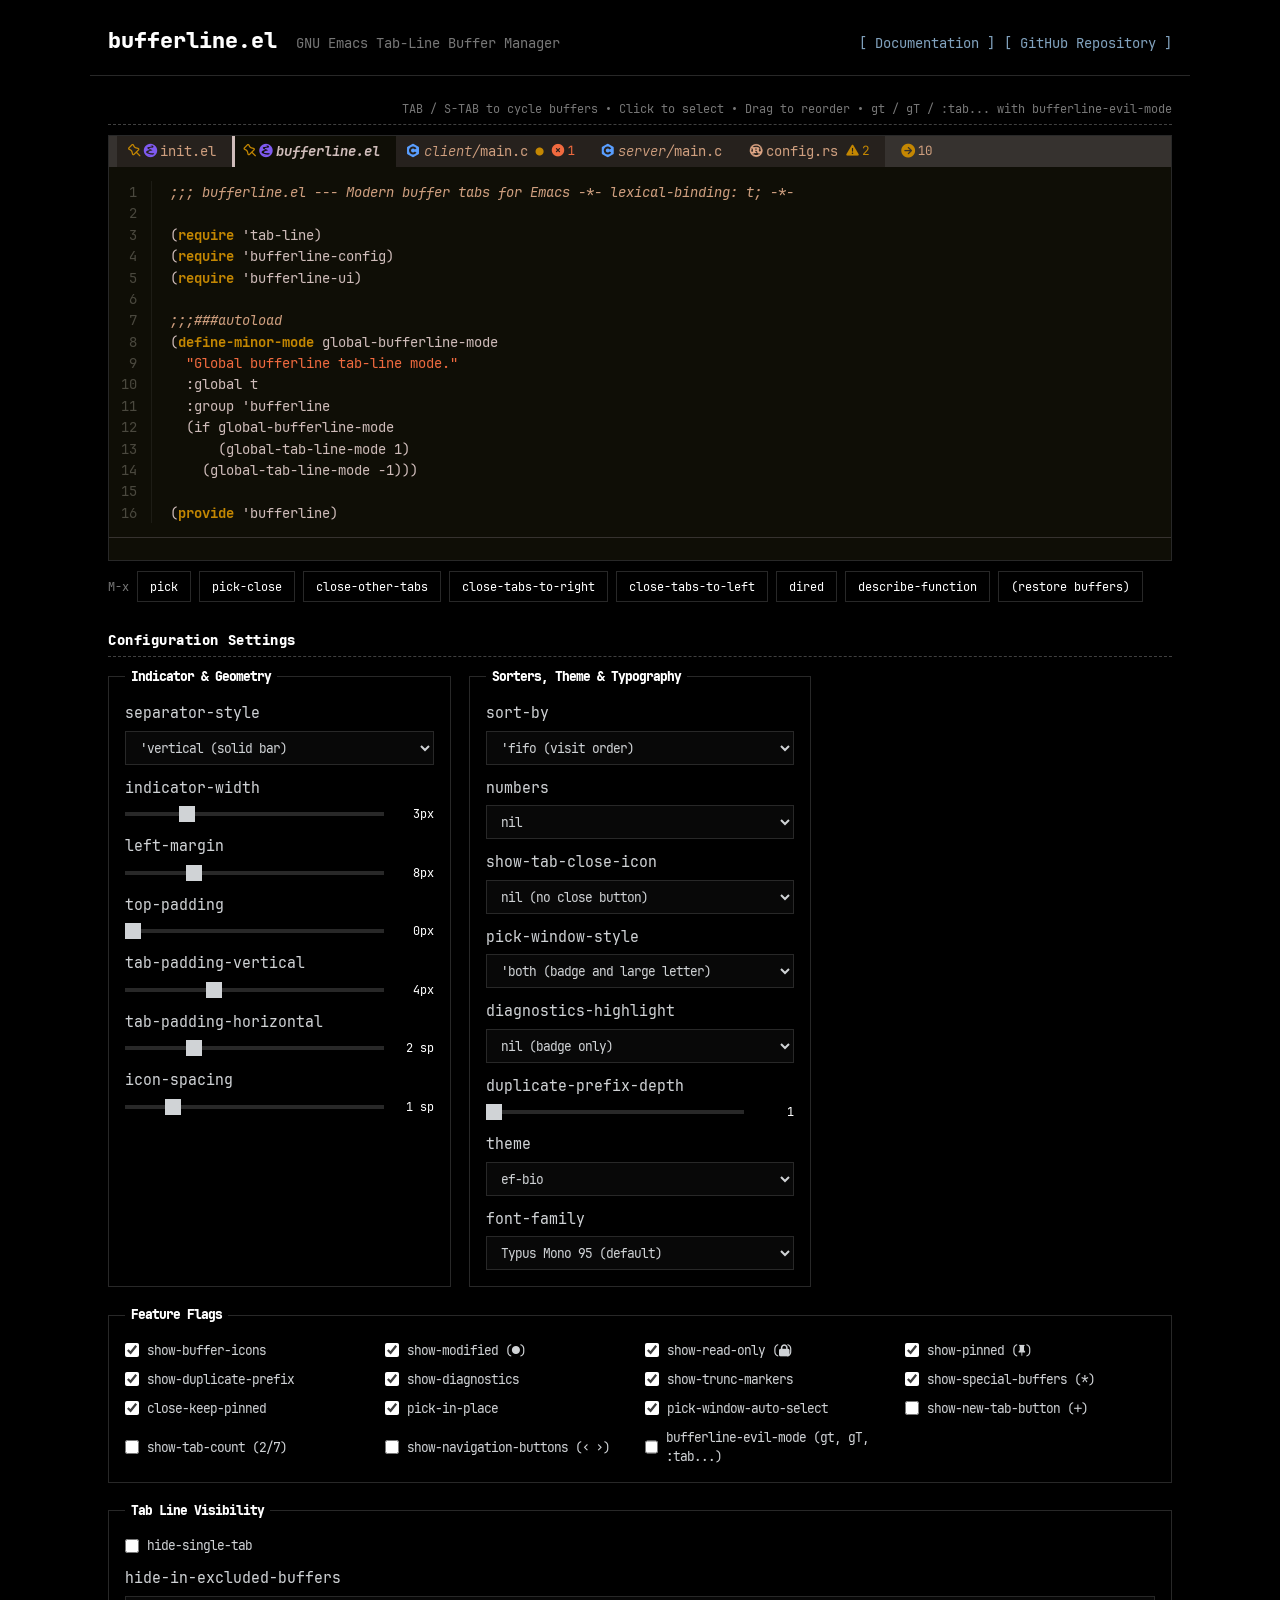
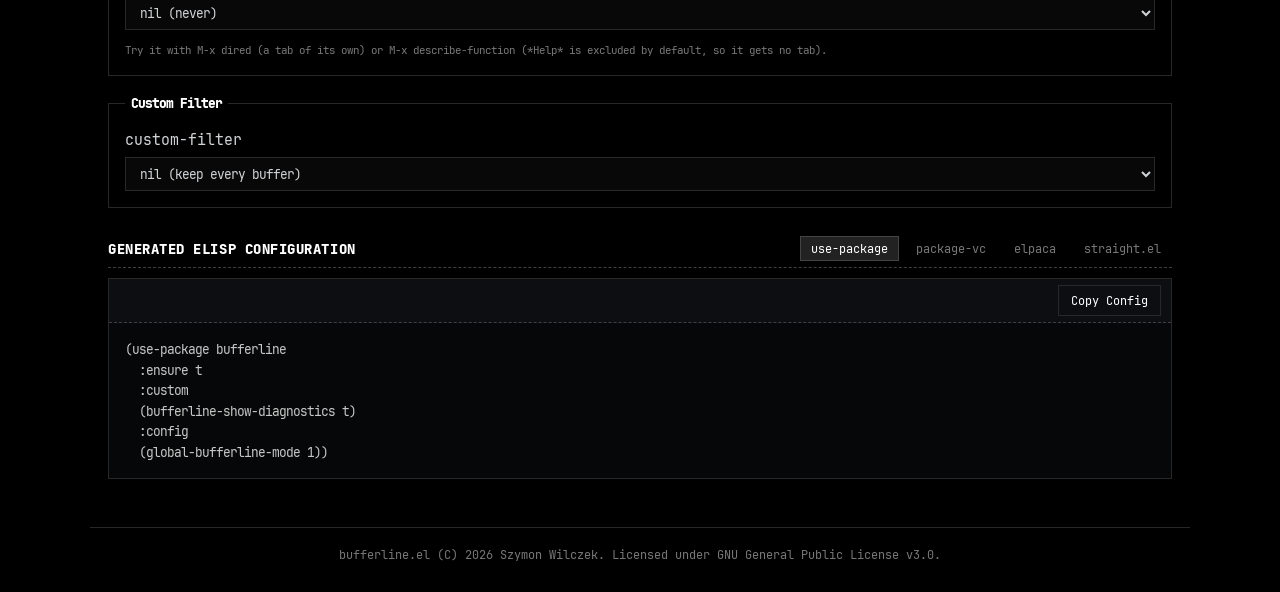
<file: web/index.html>
<!doctype html>
<html lang="en">
  <head>
    <meta charset="UTF-8" />
    <meta name="viewport" content="width=device-width, initial-scale=1.0" />
    <title>bufferline.el</title>
    <link rel="preconnect" href="https://fonts.googleapis.com" />
    <link rel="preconnect" href="https://fonts.gstatic.com" crossorigin />
    <link
      href="https://fonts.googleapis.com/css2?family=Cascadia+Code:wght@400;600;700&family=Fira+Code:wght@400;600;700&family=Hack:wght@400;700&family=Iosevka:wght@400;600;700&family=JetBrains+Mono:ital,wght@0,400;0,500;0,700;1,400&family=Source+Code+Pro:ital,wght@0,400;0,600;0,700;1,400&display=swap"
      rel="stylesheet"
    />

    <link rel="stylesheet" href="styles.css" />
  </head>
  <body>
    <header class="header">
      <div class="header-inner">
        <div class="title-block">
          <h1 class="site-title">bufferline.el</h1>
          <span class="site-tag">GNU Emacs Tab-Line Buffer Manager</span>
        </div>
        <div class="header-links">
          <a href="docs.html" class="raw-link">[ Documentation ]</a>
          <a
            href="https://github.com/szymonwilczek/bufferline.el"
            target="_blank"
            rel="noopener noreferrer"
            class="raw-link"
            >[ GitHub Repository ]</a
          >
        </div>
      </div>
    </header>

    <main class="content">
      <section class="section">
        <div class="section-header">
          <span class="section-title"></span>
          <span class="section-hint"
            >TAB / S-TAB to cycle buffers &bull; Click to select &bull; Drag to
            reorder &bull; gt / gT / :tab... with bufferline-evil-mode</span
          >
        </div>

        <div class="emacs-window" id="emacsFrame" tabindex="0">
          <div class="bufferline-container" id="bufferlineContainer">
            <div class="bufferline-bar" id="bufferlineBar"></div>
          </div>

          <div class="emacs-body">
            <div class="gutter" id="editorGutter"></div>
            <div class="buffer-text" id="editorContent"></div>
          </div>

          <div class="emacs-minibuffer" id="emacsMinibuffer"></div>
        </div>

        <div class="command-strip" id="commandStrip">
          <span class="command-prefix">M-x</span>
          <button type="button" class="raw-btn command-btn" data-command="pick">
            pick
          </button>
          <button
            type="button"
            class="raw-btn command-btn"
            data-command="pick-close"
          >
            pick-close
          </button>
          <button
            type="button"
            class="raw-btn command-btn"
            data-command="close-other-tabs"
          >
            close-other-tabs
          </button>
          <button
            type="button"
            class="raw-btn command-btn"
            data-command="close-tabs-to-right"
          >
            close-tabs-to-right
          </button>
          <button
            type="button"
            class="raw-btn command-btn"
            data-command="close-tabs-to-left"
          >
            close-tabs-to-left
          </button>
          <button
            type="button"
            class="raw-btn command-btn"
            data-command="dired"
          >
            dired
          </button>
          <button
            type="button"
            class="raw-btn command-btn"
            data-command="describe-function"
          >
            describe-function
          </button>
          <button
            type="button"
            class="raw-btn command-btn"
            data-command="restore"
          >
            (restore buffers)
          </button>
        </div>
      </section>

      <section class="section">
        <div class="section-header">
          <span class="section-title">Configuration Settings</span>
        </div>

        <div class="config-grid">
          <fieldset class="config-group">
            <legend>Indicator &amp; Geometry</legend>

            <div class="field-row">
              <label for="separatorStyle">separator-style</label>
              <select id="separatorStyle" class="raw-select">
                <option value="vertical" selected>'vertical (solid bar)</option>
                <option value="bar">'bar (thin line │)</option>
                <option value="thick_bar">'thick_bar (heavy line ┃)</option>
                <option value="thin">'thin (thin block ▏)</option>
                <option value="thick">'thick (thick block ▌)</option>
                <option value="slant">'slant ()</option>
                <option value="slope">'slope ()</option>
                <option value="padded_slant">'padded_slant</option>
                <option value="none">'none</option>
              </select>
            </div>

            <div class="field-row">
              <label for="indicatorWidth">indicator-width</label>
              <div class="slider-wrap">
                <input
                  type="range"
                  id="indicatorWidth"
                  min="1"
                  max="10"
                  value="3"
                  class="raw-slider"
                />
                <span class="slider-val" id="valIndicatorWidth">3px</span>
              </div>
            </div>

            <div class="field-row">
              <label for="leftMargin">left-margin</label>
              <div class="slider-wrap">
                <input
                  type="range"
                  id="leftMargin"
                  min="0"
                  max="32"
                  value="8"
                  class="raw-slider"
                />
                <span class="slider-val" id="valLeftMargin">8px</span>
              </div>
            </div>

            <div class="field-row">
              <label for="topPadding">top-padding</label>
              <div class="slider-wrap">
                <input
                  type="range"
                  id="topPadding"
                  min="0"
                  max="12"
                  value="0"
                  class="raw-slider"
                />
                <span class="slider-val" id="valTopPadding">0px</span>
              </div>
            </div>

            <div class="field-row">
              <label for="tabPaddingVertical">tab-padding-vertical</label>
              <div class="slider-wrap">
                <input
                  type="range"
                  id="tabPaddingVertical"
                  min="0"
                  max="12"
                  value="4"
                  class="raw-slider"
                />
                <span class="slider-val" id="valTabPaddingVertical">4px</span>
              </div>
            </div>

            <div class="field-row">
              <label for="tabPaddingHorizontal">tab-padding-horizontal</label>
              <div class="slider-wrap">
                <input
                  type="range"
                  id="tabPaddingHorizontal"
                  min="0"
                  max="8"
                  value="2"
                  class="raw-slider"
                />
                <span class="slider-val" id="valTabPaddingHorizontal"
                  >2 sp</span
                >
              </div>
            </div>

            <div class="field-row">
              <label for="iconSpacing">icon-spacing</label>
              <div class="slider-wrap">
                <input
                  type="range"
                  id="iconSpacing"
                  min="0"
                  max="6"
                  value="1"
                  class="raw-slider"
                />
                <span class="slider-val" id="valIconSpacing">1 sp</span>
              </div>
            </div>
          </fieldset>

          <fieldset class="config-group">
            <legend>Sorters, Theme &amp; Typography</legend>

            <div class="field-row">
              <label for="sortBy">sort-by</label>
              <select id="sortBy" class="raw-select">
                <option value="fifo" selected>'fifo (visit order)</option>
                <option value="name">'name (alphabetical)</option>
                <option value="extension">'extension</option>
                <option value="directory">'directory</option>
              </select>
            </div>

            <div class="field-row">
              <label for="numbersMode">numbers</label>
              <select id="numbersMode" class="raw-select">
                <option value="none" selected>nil</option>
                <option value="ordinal">'ordinal (1, 2, ...)</option>
                <option value="buffer-id">'buffer-id</option>
                <option value="both">'both (1:42)</option>
              </select>
            </div>

            <div class="field-row">
              <label for="closeIcon">show-tab-close-icon</label>
              <select id="closeIcon" class="raw-select">
                <option value="none" selected>nil (no close button)</option>
                <option value="t">t (every tab)</option>
                <option value="active">'active (current tab only)</option>
              </select>
            </div>

            <div class="field-row">
              <label for="pickWindowStyle">pick-window-style</label>
              <select id="pickWindowStyle" class="raw-select">
                <option value="both" selected>
                  'both (badge and large letter)
                </option>
                <option value="tab-line">'tab-line (badge only)</option>
                <option value="overlay">'overlay (large letter only)</option>
              </select>
            </div>

            <div class="field-row">
              <label for="diagHighlight">diagnostics-highlight</label>
              <select id="diagHighlight" class="raw-select">
                <option value="none" selected>nil (badge only)</option>
                <option value="name">'name (tint tab name)</option>
                <option value="separator">'separator (tint indicator)</option>
                <option value="both">'both</option>
              </select>
            </div>

            <div class="field-row">
              <label for="duplicateDepth">duplicate-prefix-depth</label>
              <div class="slider-wrap">
                <input
                  type="range"
                  id="duplicateDepth"
                  min="1"
                  max="4"
                  value="1"
                  class="raw-slider"
                />
                <span class="slider-val" id="valDuplicateDepth">1</span>
              </div>
            </div>

            <div class="field-row">
              <label for="themePreset">theme</label>
              <select id="themePreset" class="raw-select">
                <option value="ef-bio" selected>ef-bio</option>
                <option value="ef-autumn">ef-autumn</option>
                <option value="ef-dark">ef-dark</option>
                <option value="modus-vivendi">modus-vivendi</option>
                <option value="catppuccin-mocha">catppuccin-mocha</option>
                <option value="tokyo-night">tokyo-night</option>
                <option value="gruvbox-dark">gruvbox-dark</option>
                <option value="nord">nord</option>
                <option value="custom">custom (url / code)...</option>
              </select>
            </div>

            <div class="field-row">
              <label for="fontPreset">font-family</label>
              <select id="fontPreset" class="raw-select">
                <option value="typus-mono-95" selected>
                  Typus Mono 95 (default)
                </option>
                <option value="jetbrains-mono">JetBrains Mono</option>
                <option value="fira-code">Fira Code</option>
                <option value="cascadia-code">Cascadia Code</option>
                <option value="iosevka">Iosevka</option>
                <option value="source-code-pro">Source Code Pro</option>
                <option value="system-mono">System Monospace</option>
              </select>
            </div>

            <div class="field-row hidden" id="customThemeContainer">
              <label for="customThemeInput">custom-theme</label>
              <div class="custom-input-wrap">
                <input
                  type="text"
                  id="customThemeInput"
                  class="raw-input"
                  placeholder="URL to theme.el or raw code"
                />
                <button type="button" id="btnLoadTheme" class="raw-btn">
                  Apply
                </button>
              </div>
            </div>
          </fieldset>

          <fieldset class="config-group full-col">
            <legend>Feature Flags</legend>
            <div class="checkbox-grid">
              <label class="raw-checkbox"
                ><input type="checkbox" id="showIcons" checked />
                show-buffer-icons</label
              >
              <label class="raw-checkbox"
                ><input type="checkbox" id="showModified" checked />
                show-modified (●)</label
              >
              <label class="raw-checkbox"
                ><input type="checkbox" id="showReadOnly" checked />
                show-read-only ()</label
              >
              <label class="raw-checkbox"
                ><input type="checkbox" id="showPinned" checked /> show-pinned
                (󰐃)</label
              >
              <label class="raw-checkbox"
                ><input type="checkbox" id="showDuplicates" checked />
                show-duplicate-prefix</label
              >
              <label class="raw-checkbox"
                ><input type="checkbox" id="showDiagnostics" checked />
                show-diagnostics</label
              >
              <label class="raw-checkbox"
                ><input type="checkbox" id="showTruncMarkers" checked />
                show-trunc-markers</label
              >
              <label class="raw-checkbox"
                ><input type="checkbox" id="showSpecialBuffers" checked />
                show-special-buffers (*)</label
              >
              <label class="raw-checkbox"
                ><input type="checkbox" id="closeKeepPinned" checked />
                close-keep-pinned</label
              >
              <label class="raw-checkbox"
                ><input type="checkbox" id="pickInPlace" checked />
                pick-in-place</label
              >
              <label class="raw-checkbox"
                ><input type="checkbox" id="pickWindowAutoSelect" checked />
                pick-window-auto-select</label
              >
              <label class="raw-checkbox"
                ><input type="checkbox" id="showNewTabButton" />
                show-new-tab-button (󰐕)</label
              >
              <label class="raw-checkbox"
                ><input type="checkbox" id="showTabCount" /> show-tab-count
                (2/7)</label
              >
              <label class="raw-checkbox"
                ><input type="checkbox" id="showNavigation" />
                show-navigation-buttons (󰅁 󰅂)</label
              >
              <label class="raw-checkbox"
                ><input type="checkbox" id="evilMode" /> bufferline-evil-mode
                (gt, gT, :tab...)</label
              >
            </div>
          </fieldset>

          <fieldset class="config-group full-col">
            <legend>Tab Line Visibility</legend>

            <div class="checkbox-grid">
              <label class="raw-checkbox"
                ><input type="checkbox" id="hideSingleTab" />
                hide-single-tab</label
              >
            </div>

            <div class="field-row">
              <label for="hideInExcluded">hide-in-excluded-buffers</label>
              <select id="hideInExcluded" class="raw-select">
                <option value="none" selected>nil (never)</option>
                <option value="t">t (over buffers that get no tab)</option>
                <option value="modes">over these major modes...</option>
              </select>
            </div>

            <div class="field-row hidden" id="hideModesRow">
              <label for="hideModes">modes</label>
              <input
                type="text"
                id="hideModes"
                class="raw-input"
                value="dired-mode magit-mode"
                spellcheck="false"
              />
            </div>

            <span class="field-note"
              >Try it with M-x dired (a tab of its own) or M-x describe-function
              (*Help* is excluded by default, so it gets no tab).</span
            >
          </fieldset>

          <fieldset class="config-group full-col">
            <legend>Custom Filter</legend>

            <div class="field-row">
              <label for="customFilterPreset">custom-filter</label>
              <select id="customFilterPreset" class="raw-select">
                <option value="none" selected>nil (keep every buffer)</option>
                <option value="file">only file-visiting buffers</option>
                <option value="writable">hide read-only buffers</option>
                <option value="regexp">hide names matching a regexp...</option>
                <option value="lambda">custom lambda...</option>
              </select>
            </div>

            <div class="field-row hidden" id="customFilterRegexpRow">
              <label for="customFilterRegexp">regexp</label>
              <input
                type="text"
                id="customFilterRegexp"
                class="raw-input"
                value="\.rs\'"
                spellcheck="false"
              />
            </div>

            <div class="field-row hidden" id="customFilterLambdaRow">
              <label for="customFilterLambda">lambda</label>
              <textarea
                id="customFilterLambda"
                class="raw-input raw-textarea"
                rows="4"
                spellcheck="false"
              >
(lambda (buffer)
  (not (string-prefix-p "*" (buffer-name buffer))))</textarea
              >
              <span class="field-note"
                >Emitted as-is into the generated config. The preview cannot
                evaluate Emacs Lisp, so it keeps every tab.</span
              >
            </div>
          </fieldset>
        </div>
      </section>

      <section class="section">
        <div class="section-header">
          <span class="section-title">GENERATED ELISP CONFIGURATION</span>
          <div class="pkg-switch" id="pkgSwitcher">
            <button type="button" class="pkg-btn active" data-pkg="use-package">
              use-package
            </button>
            <button type="button" class="pkg-btn" data-pkg="package-vc">
              package-vc
            </button>
            <button type="button" class="pkg-btn" data-pkg="elpaca">
              elpaca
            </button>
            <button type="button" class="pkg-btn" data-pkg="straight">
              straight.el
            </button>
          </div>
        </div>

        <div class="code-box">
          <div class="code-actions">
            <button type="button" id="btnCopyCode" class="raw-btn copy-btn">
              Copy Config
            </button>
          </div>
          <pre><code id="codeSnippetOutput">;; Generating config...</code></pre>
        </div>
      </section>
    </main>

    <footer class="footer">
      <p>
        bufferline.el (C) 2026 Szymon Wilczek. Licensed under GNU General Public
        License v3.0.
      </p>
    </footer>

    <div class="toast" id="toastMessage">Copied to clipboard.</div>

    <script src="app.js"></script>
  </body>
</html>
</file>
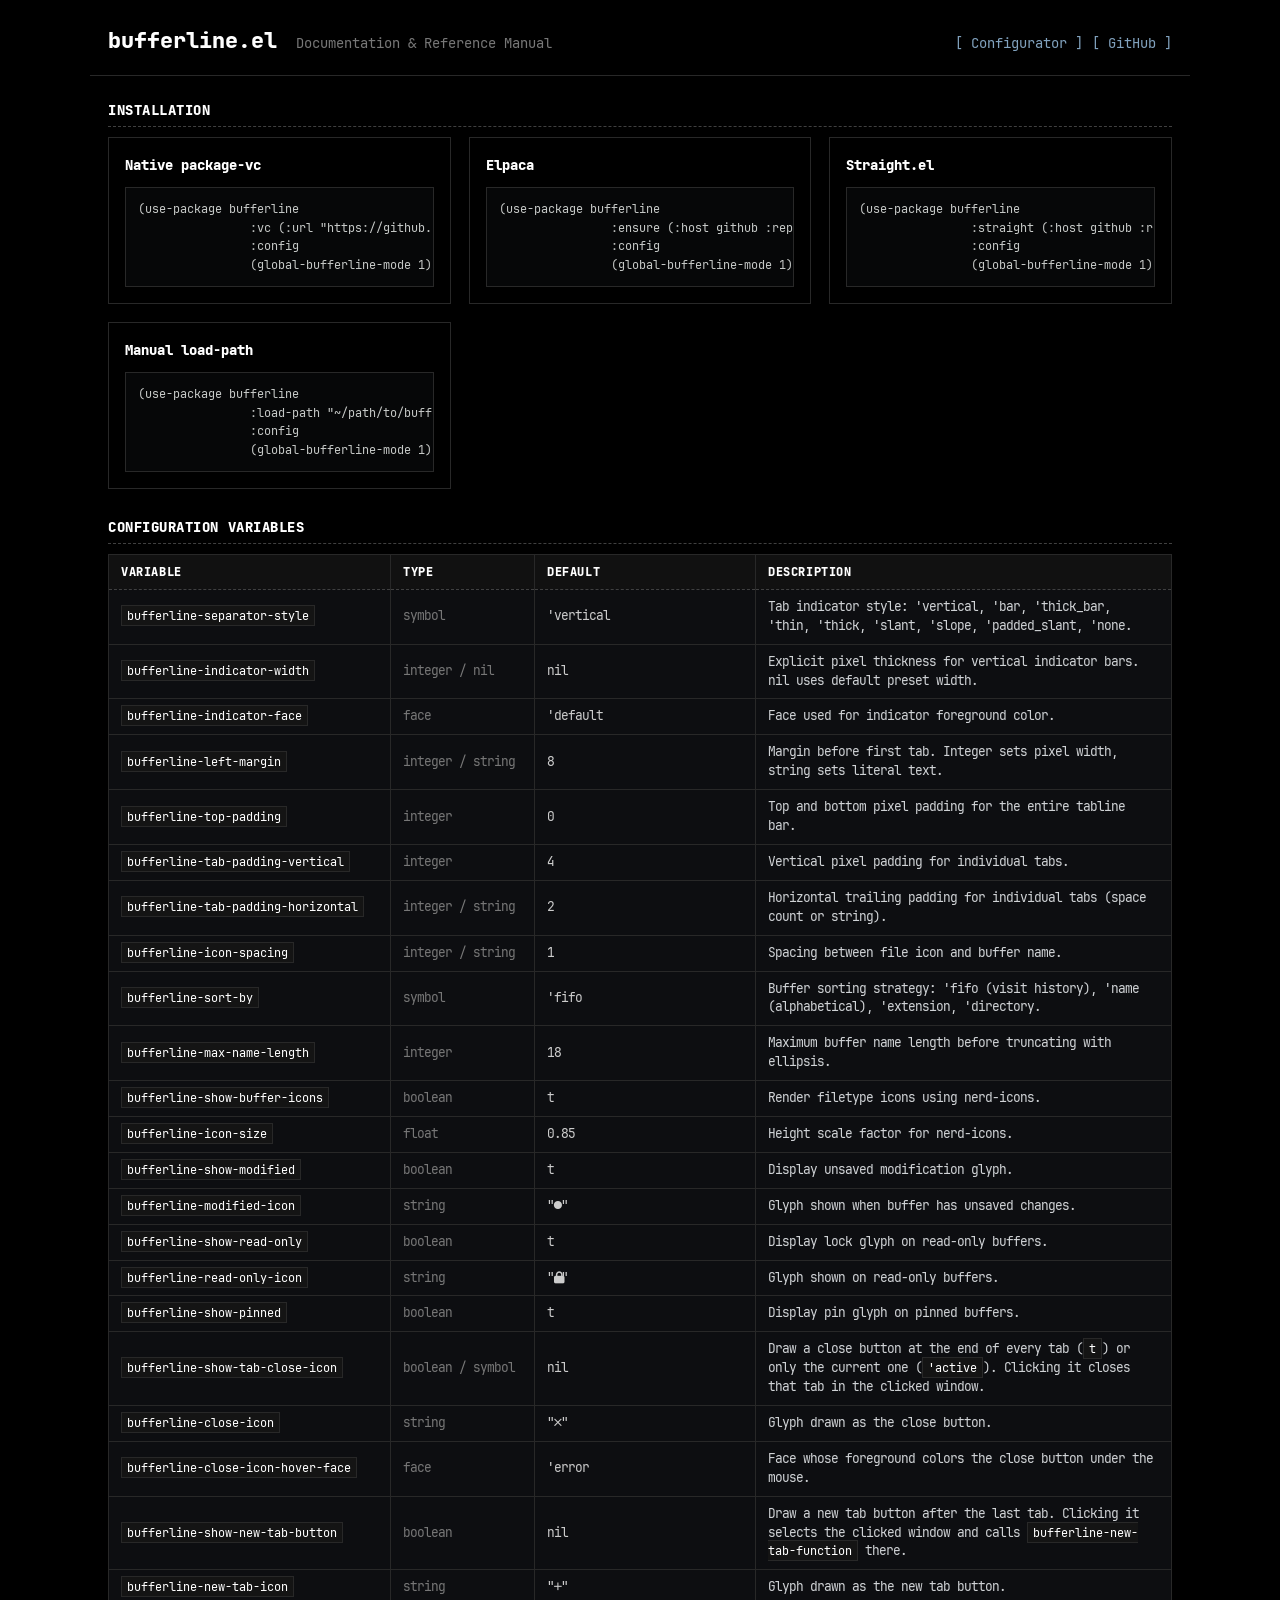
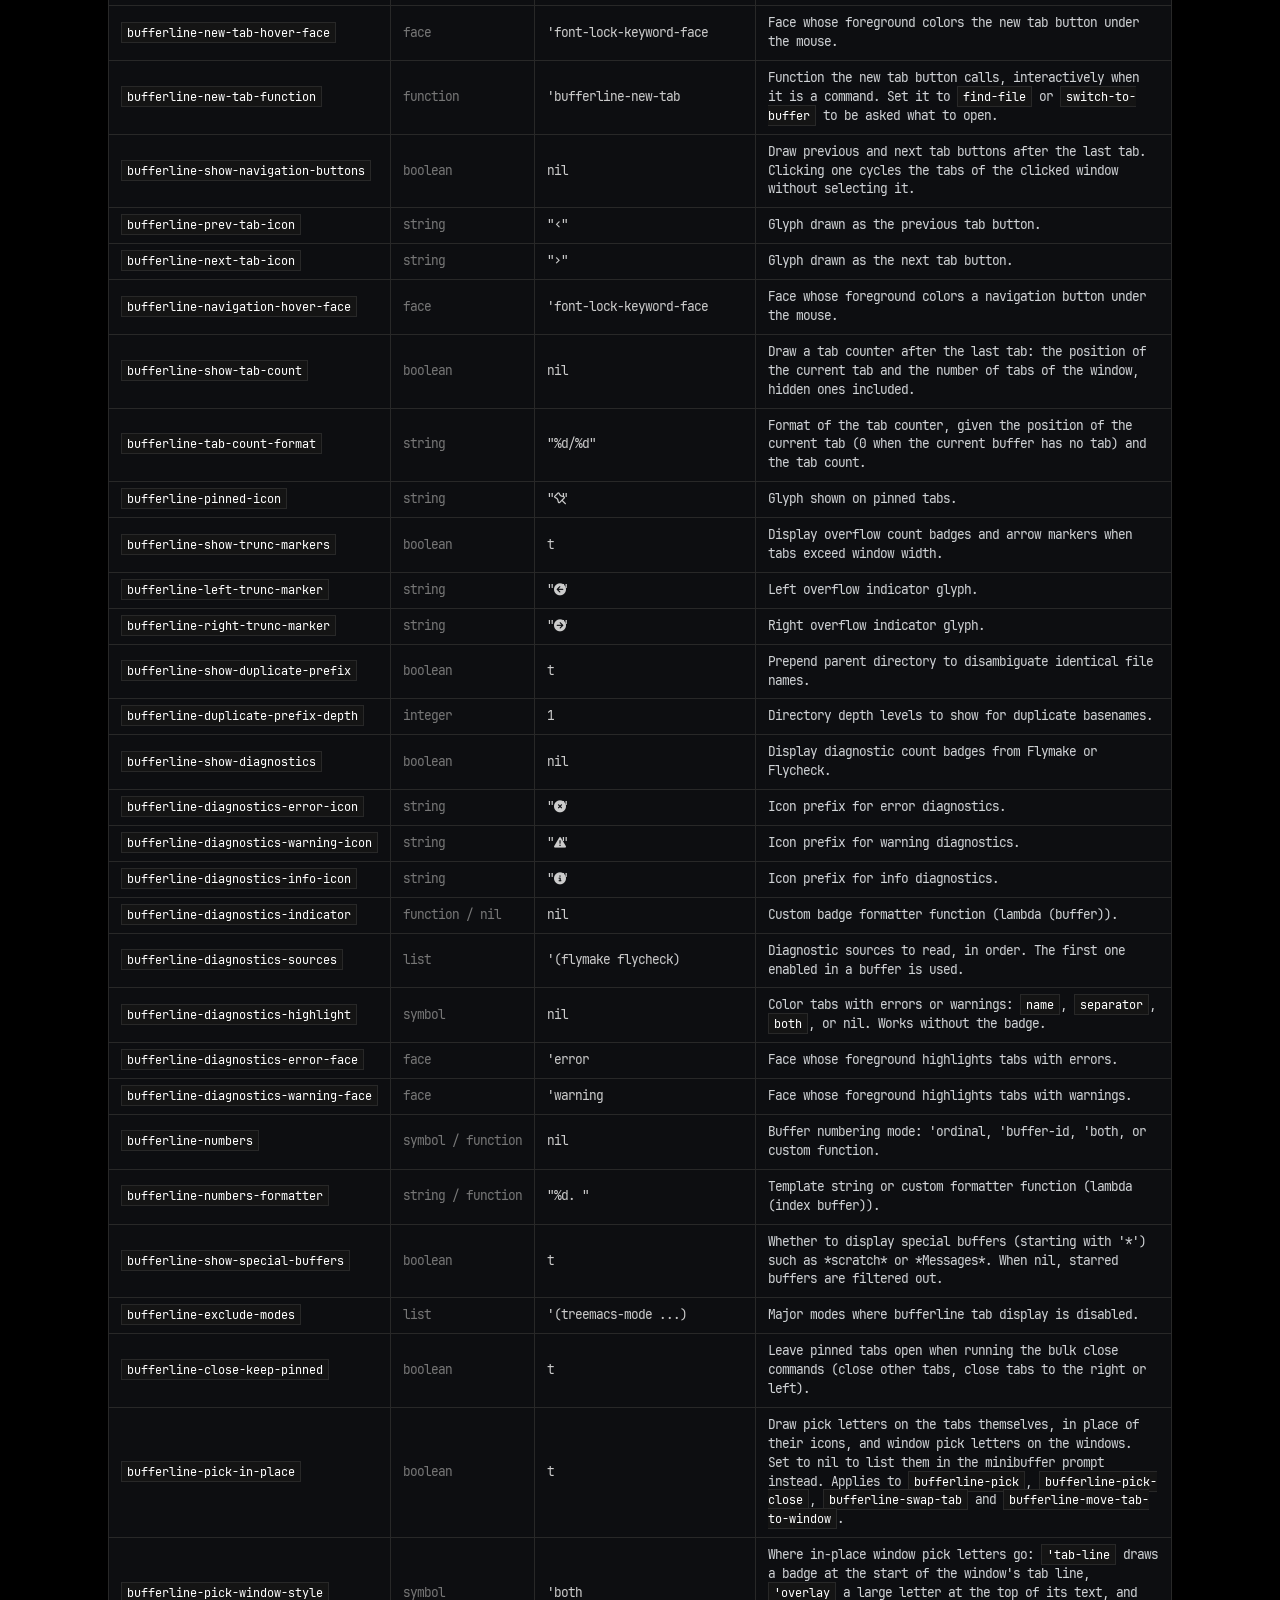
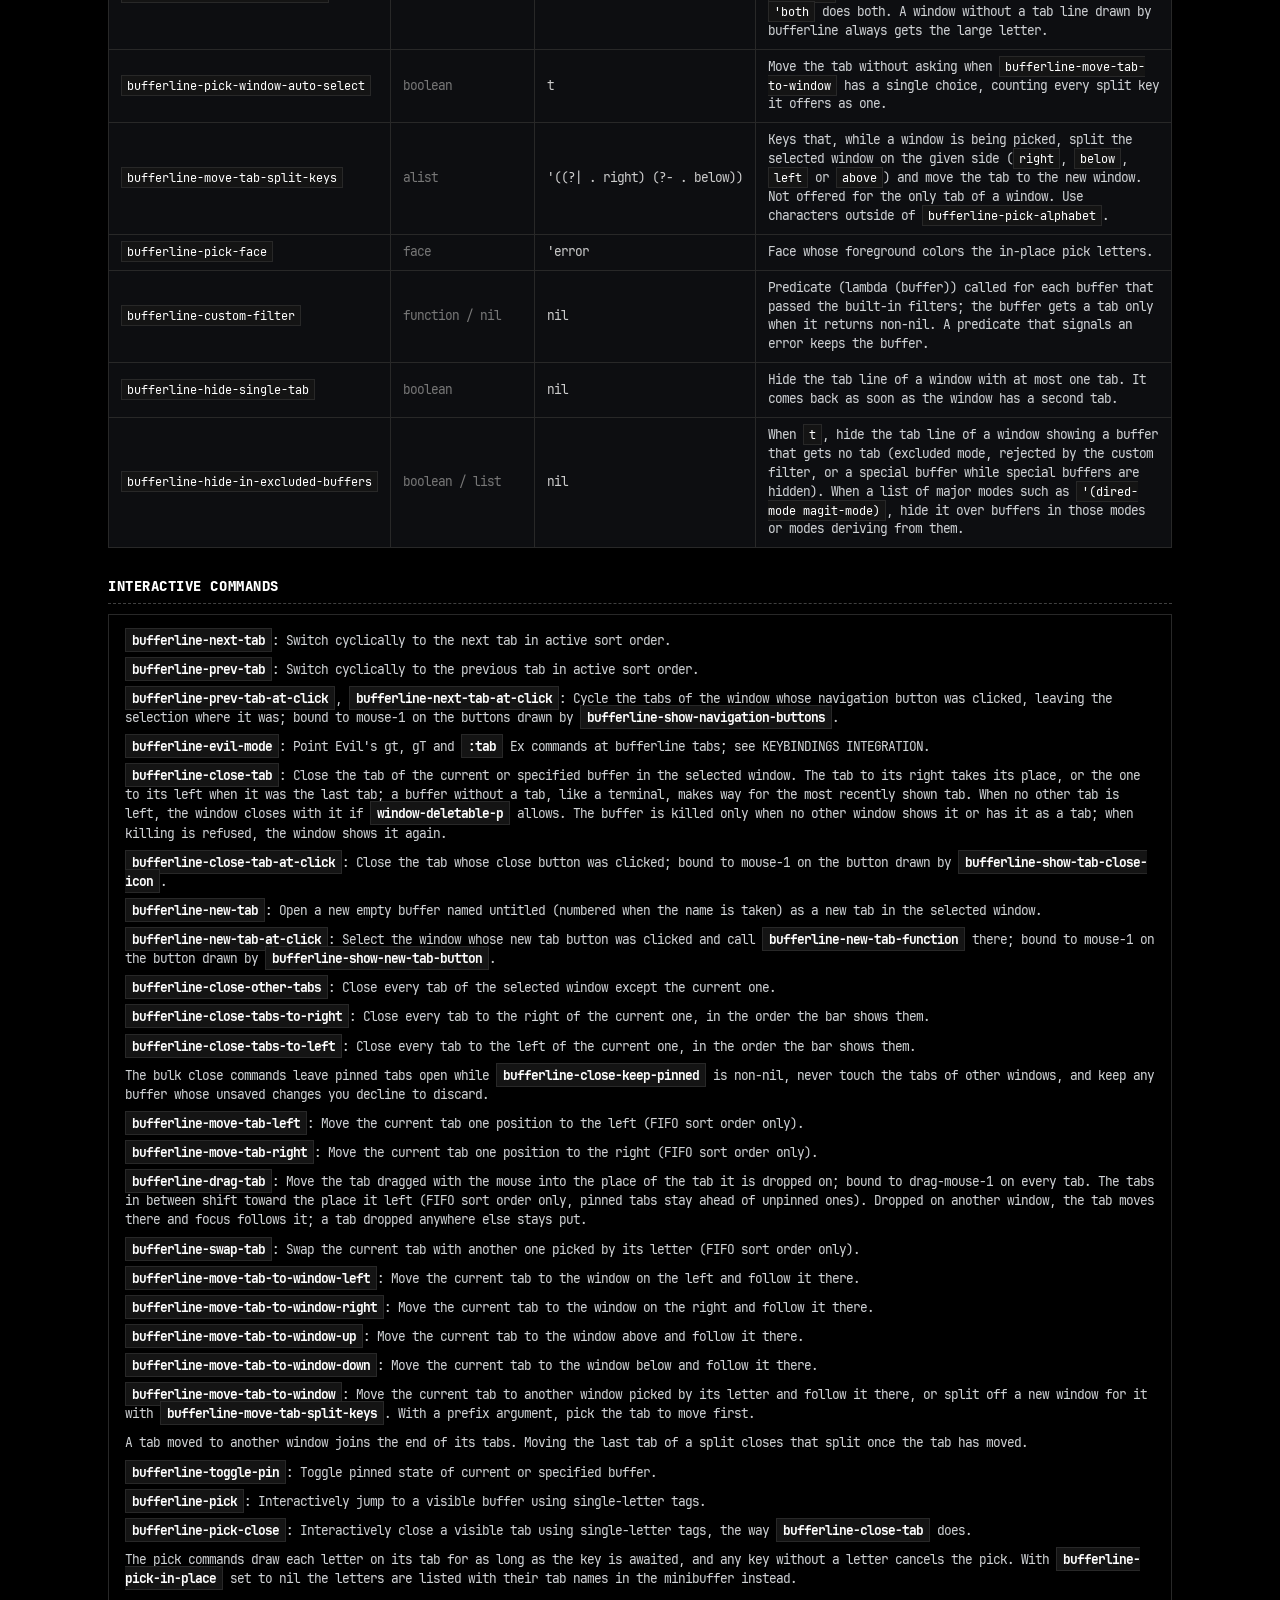
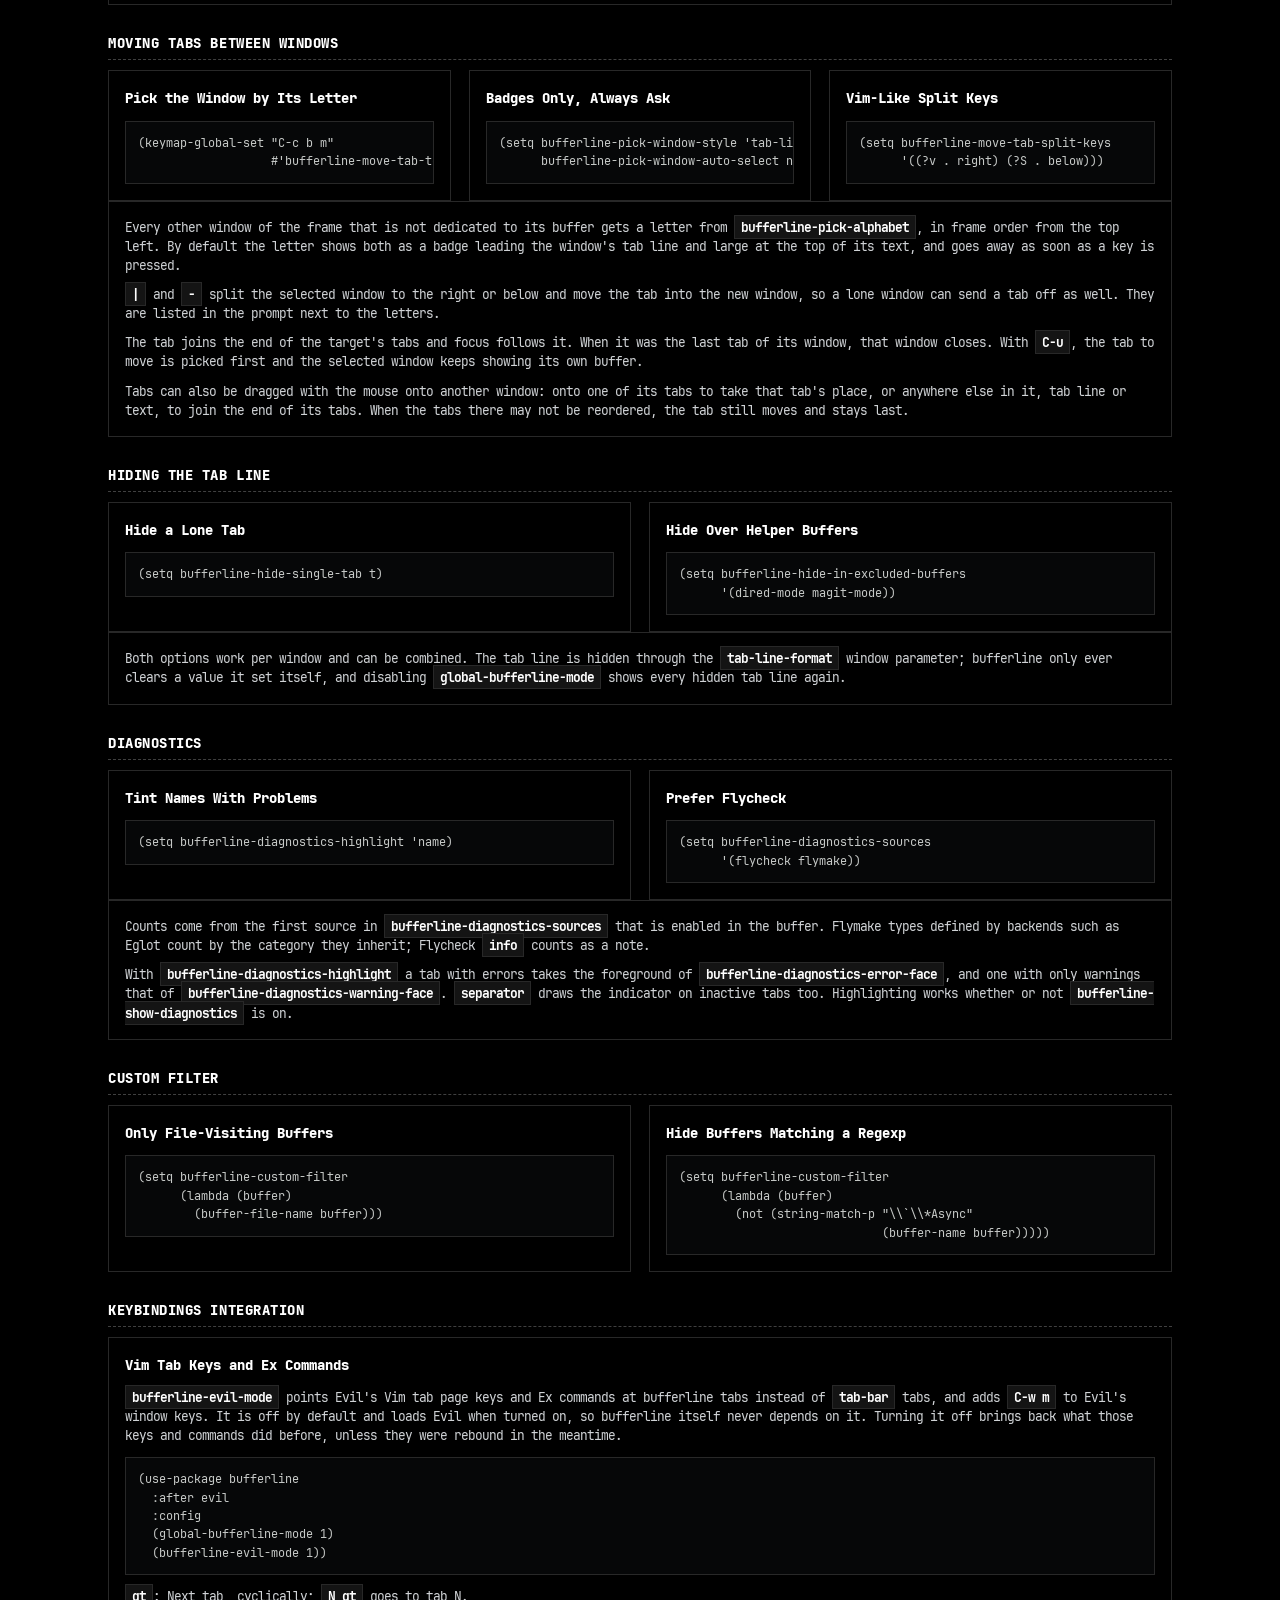
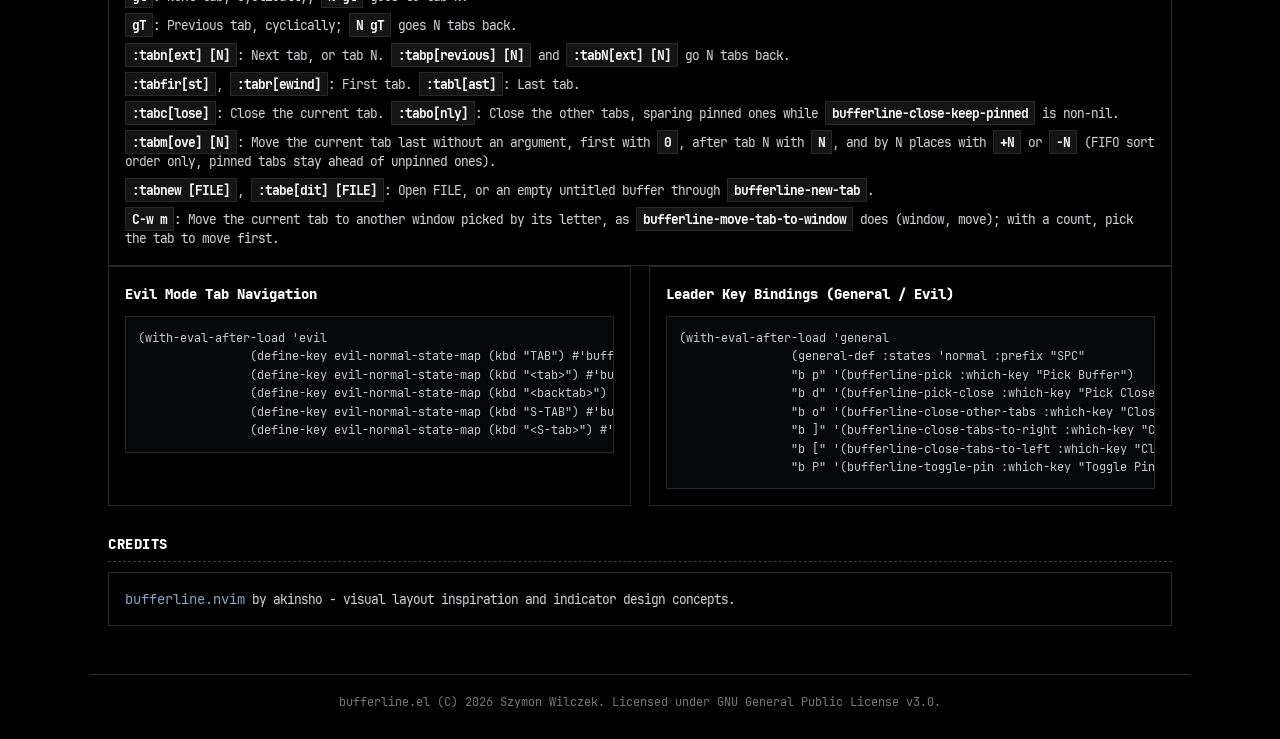
<file: web/docs.html>
<!doctype html>
<html lang="en">
  <head>
    <meta charset="UTF-8" />
    <meta name="viewport" content="width=device-width, initial-scale=1.0" />
    <title>bufferline.el - Documentation &amp; Reference</title>
    <link rel="preconnect" href="https://fonts.googleapis.com" />
    <link rel="preconnect" href="https://fonts.gstatic.com" crossorigin />
    <link
      href="https://fonts.googleapis.com/css2?family=JetBrains+Mono:ital,wght@0,400;0,500;0,700;1,400&display=swap"
      rel="stylesheet"
    />
    <link rel="stylesheet" href="styles.css" />
  </head>
  <body>
    <header class="header">
      <div class="header-inner">
        <div class="title-block">
          <h1 class="site-title">bufferline.el</h1>
          <span class="site-tag">Documentation &amp; Reference Manual</span>
        </div>
        <div class="header-links">
          <a href="index.html" class="raw-link">[ Configurator ]</a>
          <a
            href="https://github.com/szymonwilczek/bufferline.el"
            target="_blank"
            rel="noopener noreferrer"
            class="raw-link"
            >[ GitHub ]</a
          >
        </div>
      </div>
    </header>

    <main class="content">
      <section class="section">
        <div class="section-header">
          <span class="section-title">INSTALLATION</span>
        </div>

        <div class="docs-grid">
          <div class="doc-card">
            <h3 class="doc-card-title">Native package-vc</h3>
            <pre class="doc-code"><code>(use-package bufferline
                :vc (:url "https://github.com/szymonwilczek/bufferline.el")
                :config
                (global-bufferline-mode 1))</code></pre>
          </div>

          <div class="doc-card">
            <h3 class="doc-card-title">Elpaca</h3>
            <pre class="doc-code"><code>(use-package bufferline
                :ensure (:host github :repo "szymonwilczek/bufferline.el")
                :config
                (global-bufferline-mode 1))</code></pre>
          </div>

          <div class="doc-card">
            <h3 class="doc-card-title">Straight.el</h3>
            <pre class="doc-code"><code>(use-package bufferline
                :straight (:host github :repo "szymonwilczek/bufferline.el")
                :config
                (global-bufferline-mode 1))</code></pre>
          </div>

          <div class="doc-card">
            <h3 class="doc-card-title">Manual load-path</h3>
            <pre class="doc-code"><code>(use-package bufferline
                :load-path "~/path/to/bufferline.el"
                :config
                (global-bufferline-mode 1))</code></pre>
          </div>
        </div>
      </section>

      <section class="section">
        <div class="section-header">
          <span class="section-title">CONFIGURATION VARIABLES</span>
        </div>

        <div class="docs-table-wrap">
          <table class="docs-table">
            <thead>
              <tr>
                <th>Variable</th>
                <th>Type</th>
                <th>Default</th>
                <th>Description</th>
              </tr>
            </thead>
            <tbody>
              <tr>
                <td><code>bufferline-separator-style</code></td>
                <td class="type-col">symbol</td>
                <td class="default-col">'vertical</td>
                <td>
                  Tab indicator style: 'vertical, 'bar, 'thick_bar, 'thin,
                  'thick, 'slant, 'slope, 'padded_slant, 'none.
                </td>
              </tr>
              <tr>
                <td><code>bufferline-indicator-width</code></td>
                <td class="type-col">integer / nil</td>
                <td class="default-col">nil</td>
                <td>
                  Explicit pixel thickness for vertical indicator bars. nil uses
                  default preset width.
                </td>
              </tr>
              <tr>
                <td><code>bufferline-indicator-face</code></td>
                <td class="type-col">face</td>
                <td class="default-col">'default</td>
                <td>Face used for indicator foreground color.</td>
              </tr>
              <tr>
                <td><code>bufferline-left-margin</code></td>
                <td class="type-col">integer / string</td>
                <td class="default-col">8</td>
                <td>
                  Margin before first tab. Integer sets pixel width, string sets
                  literal text.
                </td>
              </tr>
              <tr>
                <td><code>bufferline-top-padding</code></td>
                <td class="type-col">integer</td>
                <td class="default-col">0</td>
                <td>
                  Top and bottom pixel padding for the entire tabline bar.
                </td>
              </tr>
              <tr>
                <td><code>bufferline-tab-padding-vertical</code></td>
                <td class="type-col">integer</td>
                <td class="default-col">4</td>
                <td>Vertical pixel padding for individual tabs.</td>
              </tr>
              <tr>
                <td><code>bufferline-tab-padding-horizontal</code></td>
                <td class="type-col">integer / string</td>
                <td class="default-col">2</td>
                <td>
                  Horizontal trailing padding for individual tabs (space count
                  or string).
                </td>
              </tr>
              <tr>
                <td><code>bufferline-icon-spacing</code></td>
                <td class="type-col">integer / string</td>
                <td class="default-col">1</td>
                <td>Spacing between file icon and buffer name.</td>
              </tr>
              <tr>
                <td><code>bufferline-sort-by</code></td>
                <td class="type-col">symbol</td>
                <td class="default-col">'fifo</td>
                <td>
                  Buffer sorting strategy: 'fifo (visit history), 'name
                  (alphabetical), 'extension, 'directory.
                </td>
              </tr>
              <tr>
                <td><code>bufferline-max-name-length</code></td>
                <td class="type-col">integer</td>
                <td class="default-col">18</td>
                <td>
                  Maximum buffer name length before truncating with ellipsis.
                </td>
              </tr>
              <tr>
                <td><code>bufferline-show-buffer-icons</code></td>
                <td class="type-col">boolean</td>
                <td class="default-col">t</td>
                <td>Render filetype icons using nerd-icons.</td>
              </tr>
              <tr>
                <td><code>bufferline-icon-size</code></td>
                <td class="type-col">float</td>
                <td class="default-col">0.85</td>
                <td>Height scale factor for nerd-icons.</td>
              </tr>
              <tr>
                <td><code>bufferline-show-modified</code></td>
                <td class="type-col">boolean</td>
                <td class="default-col">t</td>
                <td>Display unsaved modification glyph.</td>
              </tr>
              <tr>
                <td><code>bufferline-modified-icon</code></td>
                <td class="type-col">string</td>
                <td class="default-col">"●"</td>
                <td>Glyph shown when buffer has unsaved changes.</td>
              </tr>
              <tr>
                <td><code>bufferline-show-read-only</code></td>
                <td class="type-col">boolean</td>
                <td class="default-col">t</td>
                <td>Display lock glyph on read-only buffers.</td>
              </tr>
              <tr>
                <td><code>bufferline-read-only-icon</code></td>
                <td class="type-col">string</td>
                <td class="default-col">""</td>
                <td>Glyph shown on read-only buffers.</td>
              </tr>
              <tr>
                <td><code>bufferline-show-pinned</code></td>
                <td class="type-col">boolean</td>
                <td class="default-col">t</td>
                <td>Display pin glyph on pinned buffers.</td>
              </tr>
              <tr>
                <td><code>bufferline-show-tab-close-icon</code></td>
                <td class="type-col">boolean / symbol</td>
                <td class="default-col">nil</td>
                <td>
                  Draw a close button at the end of every tab (<code>t</code>)
                  or only the current one (<code>'active</code>). Clicking it
                  closes that tab in the clicked window.
                </td>
              </tr>
              <tr>
                <td><code>bufferline-close-icon</code></td>
                <td class="type-col">string</td>
                <td class="default-col">"󰅖"</td>
                <td>Glyph drawn as the close button.</td>
              </tr>
              <tr>
                <td><code>bufferline-close-icon-hover-face</code></td>
                <td class="type-col">face</td>
                <td class="default-col">'error</td>
                <td>
                  Face whose foreground colors the close button under the mouse.
                </td>
              </tr>
              <tr>
                <td><code>bufferline-show-new-tab-button</code></td>
                <td class="type-col">boolean</td>
                <td class="default-col">nil</td>
                <td>
                  Draw a new tab button after the last tab. Clicking it selects
                  the clicked window and calls
                  <code>bufferline-new-tab-function</code> there.
                </td>
              </tr>
              <tr>
                <td><code>bufferline-new-tab-icon</code></td>
                <td class="type-col">string</td>
                <td class="default-col">"󰐕"</td>
                <td>Glyph drawn as the new tab button.</td>
              </tr>
              <tr>
                <td><code>bufferline-new-tab-hover-face</code></td>
                <td class="type-col">face</td>
                <td class="default-col">'font-lock-keyword-face</td>
                <td>
                  Face whose foreground colors the new tab button under the
                  mouse.
                </td>
              </tr>
              <tr>
                <td><code>bufferline-new-tab-function</code></td>
                <td class="type-col">function</td>
                <td class="default-col">'bufferline-new-tab</td>
                <td>
                  Function the new tab button calls, interactively when it is a
                  command. Set it to <code>find-file</code> or
                  <code>switch-to-buffer</code> to be asked what to open.
                </td>
              </tr>
              <tr>
                <td><code>bufferline-show-navigation-buttons</code></td>
                <td class="type-col">boolean</td>
                <td class="default-col">nil</td>
                <td>
                  Draw previous and next tab buttons after the last tab.
                  Clicking one cycles the tabs of the clicked window without
                  selecting it.
                </td>
              </tr>
              <tr>
                <td><code>bufferline-prev-tab-icon</code></td>
                <td class="type-col">string</td>
                <td class="default-col">"󰅁"</td>
                <td>Glyph drawn as the previous tab button.</td>
              </tr>
              <tr>
                <td><code>bufferline-next-tab-icon</code></td>
                <td class="type-col">string</td>
                <td class="default-col">"󰅂"</td>
                <td>Glyph drawn as the next tab button.</td>
              </tr>
              <tr>
                <td><code>bufferline-navigation-hover-face</code></td>
                <td class="type-col">face</td>
                <td class="default-col">'font-lock-keyword-face</td>
                <td>
                  Face whose foreground colors a navigation button under the
                  mouse.
                </td>
              </tr>
              <tr>
                <td><code>bufferline-show-tab-count</code></td>
                <td class="type-col">boolean</td>
                <td class="default-col">nil</td>
                <td>
                  Draw a tab counter after the last tab: the position of the
                  current tab and the number of tabs of the window, hidden ones
                  included.
                </td>
              </tr>
              <tr>
                <td><code>bufferline-tab-count-format</code></td>
                <td class="type-col">string</td>
                <td class="default-col">"%d/%d"</td>
                <td>
                  Format of the tab counter, given the position of the current
                  tab (0 when the current buffer has no tab) and the tab count.
                </td>
              </tr>
              <tr>
                <td><code>bufferline-pinned-icon</code></td>
                <td class="type-col">string</td>
                <td class="default-col">""</td>
                <td>Glyph shown on pinned tabs.</td>
              </tr>
              <tr>
                <td><code>bufferline-show-trunc-markers</code></td>
                <td class="type-col">boolean</td>
                <td class="default-col">t</td>
                <td>
                  Display overflow count badges and arrow markers when tabs
                  exceed window width.
                </td>
              </tr>
              <tr>
                <td><code>bufferline-left-trunc-marker</code></td>
                <td class="type-col">string</td>
                <td class="default-col">""</td>
                <td>Left overflow indicator glyph.</td>
              </tr>
              <tr>
                <td><code>bufferline-right-trunc-marker</code></td>
                <td class="type-col">string</td>
                <td class="default-col">""</td>
                <td>Right overflow indicator glyph.</td>
              </tr>
              <tr>
                <td><code>bufferline-show-duplicate-prefix</code></td>
                <td class="type-col">boolean</td>
                <td class="default-col">t</td>
                <td>
                  Prepend parent directory to disambiguate identical file names.
                </td>
              </tr>
              <tr>
                <td><code>bufferline-duplicate-prefix-depth</code></td>
                <td class="type-col">integer</td>
                <td class="default-col">1</td>
                <td>Directory depth levels to show for duplicate basenames.</td>
              </tr>
              <tr>
                <td><code>bufferline-show-diagnostics</code></td>
                <td class="type-col">boolean</td>
                <td class="default-col">nil</td>
                <td>
                  Display diagnostic count badges from Flymake or Flycheck.
                </td>
              </tr>
              <tr>
                <td><code>bufferline-diagnostics-error-icon</code></td>
                <td class="type-col">string</td>
                <td class="default-col">""</td>
                <td>Icon prefix for error diagnostics.</td>
              </tr>
              <tr>
                <td><code>bufferline-diagnostics-warning-icon</code></td>
                <td class="type-col">string</td>
                <td class="default-col">""</td>
                <td>Icon prefix for warning diagnostics.</td>
              </tr>
              <tr>
                <td><code>bufferline-diagnostics-info-icon</code></td>
                <td class="type-col">string</td>
                <td class="default-col">""</td>
                <td>Icon prefix for info diagnostics.</td>
              </tr>
              <tr>
                <td><code>bufferline-diagnostics-indicator</code></td>
                <td class="type-col">function / nil</td>
                <td class="default-col">nil</td>
                <td>Custom badge formatter function (lambda (buffer)).</td>
              </tr>
              <tr>
                <td><code>bufferline-diagnostics-sources</code></td>
                <td class="type-col">list</td>
                <td class="default-col">'(flymake flycheck)</td>
                <td>
                  Diagnostic sources to read, in order. The first one enabled in
                  a buffer is used.
                </td>
              </tr>
              <tr>
                <td><code>bufferline-diagnostics-highlight</code></td>
                <td class="type-col">symbol</td>
                <td class="default-col">nil</td>
                <td>
                  Color tabs with errors or warnings: <code>name</code>,
                  <code>separator</code>, <code>both</code>, or nil. Works
                  without the badge.
                </td>
              </tr>
              <tr>
                <td><code>bufferline-diagnostics-error-face</code></td>
                <td class="type-col">face</td>
                <td class="default-col">'error</td>
                <td>Face whose foreground highlights tabs with errors.</td>
              </tr>
              <tr>
                <td><code>bufferline-diagnostics-warning-face</code></td>
                <td class="type-col">face</td>
                <td class="default-col">'warning</td>
                <td>Face whose foreground highlights tabs with warnings.</td>
              </tr>
              <tr>
                <td><code>bufferline-numbers</code></td>
                <td class="type-col">symbol / function</td>
                <td class="default-col">nil</td>
                <td>
                  Buffer numbering mode: 'ordinal, 'buffer-id, 'both, or custom
                  function.
                </td>
              </tr>
              <tr>
                <td><code>bufferline-numbers-formatter</code></td>
                <td class="type-col">string / function</td>
                <td class="default-col">"%d. "</td>
                <td>
                  Template string or custom formatter function (lambda (index
                  buffer)).
                </td>
              </tr>
              <tr>
                <td><code>bufferline-show-special-buffers</code></td>
                <td class="type-col">boolean</td>
                <td class="default-col">t</td>
                <td>
                  Whether to display special buffers (starting with '*') such as
                  *scratch* or *Messages*. When nil, starred buffers are
                  filtered out.
                </td>
              </tr>
              <tr>
                <td><code>bufferline-exclude-modes</code></td>
                <td class="type-col">list</td>
                <td class="default-col">'(treemacs-mode ...)</td>
                <td>Major modes where bufferline tab display is disabled.</td>
              </tr>
              <tr>
                <td><code>bufferline-close-keep-pinned</code></td>
                <td class="type-col">boolean</td>
                <td class="default-col">t</td>
                <td>
                  Leave pinned tabs open when running the bulk close commands
                  (close other tabs, close tabs to the right or left).
                </td>
              </tr>
              <tr>
                <td><code>bufferline-pick-in-place</code></td>
                <td class="type-col">boolean</td>
                <td class="default-col">t</td>
                <td>
                  Draw pick letters on the tabs themselves, in place of their
                  icons, and window pick letters on the windows. Set to nil to
                  list them in the minibuffer prompt instead. Applies to
                  <code>bufferline-pick</code>,
                  <code>bufferline-pick-close</code>,
                  <code>bufferline-swap-tab</code> and
                  <code>bufferline-move-tab-to-window</code>.
                </td>
              </tr>
              <tr>
                <td><code>bufferline-pick-window-style</code></td>
                <td class="type-col">symbol</td>
                <td class="default-col">'both</td>
                <td>
                  Where in-place window pick letters go:
                  <code>'tab-line</code> draws a badge at the start of the
                  window's tab line, <code>'overlay</code> a large letter at the
                  top of its text, and <code>'both</code> does both. A window
                  without a tab line drawn by bufferline always gets the large
                  letter.
                </td>
              </tr>
              <tr>
                <td><code>bufferline-pick-window-auto-select</code></td>
                <td class="type-col">boolean</td>
                <td class="default-col">t</td>
                <td>
                  Move the tab without asking when
                  <code>bufferline-move-tab-to-window</code> has a single
                  choice, counting every split key it offers as one.
                </td>
              </tr>
              <tr>
                <td><code>bufferline-move-tab-split-keys</code></td>
                <td class="type-col">alist</td>
                <td class="default-col">'((?| . right) (?- . below))</td>
                <td>
                  Keys that, while a window is being picked, split the selected
                  window on the given side (<code>right</code>,
                  <code>below</code>, <code>left</code> or <code>above</code>)
                  and move the tab to the new window. Not offered for the only
                  tab of a window. Use characters outside of
                  <code>bufferline-pick-alphabet</code>.
                </td>
              </tr>
              <tr>
                <td><code>bufferline-pick-face</code></td>
                <td class="type-col">face</td>
                <td class="default-col">'error</td>
                <td>Face whose foreground colors the in-place pick letters.</td>
              </tr>
              <tr>
                <td><code>bufferline-custom-filter</code></td>
                <td class="type-col">function / nil</td>
                <td class="default-col">nil</td>
                <td>
                  Predicate (lambda (buffer)) called for each buffer that passed
                  the built-in filters; the buffer gets a tab only when it
                  returns non-nil. A predicate that signals an error keeps the
                  buffer.
                </td>
              </tr>
              <tr>
                <td><code>bufferline-hide-single-tab</code></td>
                <td class="type-col">boolean</td>
                <td class="default-col">nil</td>
                <td>
                  Hide the tab line of a window with at most one tab. It comes
                  back as soon as the window has a second tab.
                </td>
              </tr>
              <tr>
                <td><code>bufferline-hide-in-excluded-buffers</code></td>
                <td class="type-col">boolean / list</td>
                <td class="default-col">nil</td>
                <td>
                  When <code>t</code>, hide the tab line of a window showing a
                  buffer that gets no tab (excluded mode, rejected by the custom
                  filter, or a special buffer while special buffers are hidden).
                  When a list of major modes such as
                  <code>'(dired-mode magit-mode)</code>, hide it over buffers in
                  those modes or modes deriving from them.
                </td>
              </tr>
            </tbody>
          </table>
        </div>
      </section>

      <section class="section">
        <div class="section-header">
          <span class="section-title">INTERACTIVE COMMANDS</span>
        </div>

        <div class="doc-card">
          <ul class="doc-list">
            <li>
              <code>bufferline-next-tab</code>: Switch cyclically to the next
              tab in active sort order.
            </li>
            <li>
              <code>bufferline-prev-tab</code>: Switch cyclically to the
              previous tab in active sort order.
            </li>
            <li>
              <code>bufferline-prev-tab-at-click</code>,
              <code>bufferline-next-tab-at-click</code>: Cycle the tabs of the
              window whose navigation button was clicked, leaving the selection
              where it was; bound to mouse-1 on the buttons drawn by
              <code>bufferline-show-navigation-buttons</code>.
            </li>
            <li>
              <code>bufferline-evil-mode</code>: Point Evil's gt, gT and
              <code>:tab</code> Ex commands at bufferline tabs; see KEYBINDINGS
              INTEGRATION.
            </li>
            <li>
              <code>bufferline-close-tab</code>: Close the tab of the current or
              specified buffer in the selected window. The tab to its right
              takes its place, or the one to its left when it was the last tab;
              a buffer without a tab, like a terminal, makes way for the most
              recently shown tab. When no other tab is left, the window closes
              with it if <code>window-deletable-p</code> allows. The buffer is
              killed only when no other window shows it or has it as a tab; when
              killing is refused, the window shows it again.
            </li>
            <li>
              <code>bufferline-close-tab-at-click</code>: Close the tab whose
              close button was clicked; bound to mouse-1 on the button drawn by
              <code>bufferline-show-tab-close-icon</code>.
            </li>
            <li>
              <code>bufferline-new-tab</code>: Open a new empty buffer named
              untitled (numbered when the name is taken) as a new tab in the
              selected window.
            </li>
            <li>
              <code>bufferline-new-tab-at-click</code>: Select the window whose
              new tab button was clicked and call
              <code>bufferline-new-tab-function</code> there; bound to mouse-1
              on the button drawn by
              <code>bufferline-show-new-tab-button</code>.
            </li>
            <li>
              <code>bufferline-close-other-tabs</code>: Close every tab of the
              selected window except the current one.
            </li>
            <li>
              <code>bufferline-close-tabs-to-right</code>: Close every tab to
              the right of the current one, in the order the bar shows them.
            </li>
            <li>
              <code>bufferline-close-tabs-to-left</code>: Close every tab to the
              left of the current one, in the order the bar shows them.
            </li>
            <li>
              The bulk close commands leave pinned tabs open while
              <code>bufferline-close-keep-pinned</code> is non-nil, never touch
              the tabs of other windows, and keep any buffer whose unsaved
              changes you decline to discard.
            </li>
            <li>
              <code>bufferline-move-tab-left</code>: Move the current tab one
              position to the left (FIFO sort order only).
            </li>
            <li>
              <code>bufferline-move-tab-right</code>: Move the current tab one
              position to the right (FIFO sort order only).
            </li>
            <li>
              <code>bufferline-drag-tab</code>: Move the tab dragged with the
              mouse into the place of the tab it is dropped on; bound to
              drag-mouse-1 on every tab. The tabs in between shift toward the
              place it left (FIFO sort order only, pinned tabs stay ahead of
              unpinned ones). Dropped on another window, the tab moves there and
              focus follows it; a tab dropped anywhere else stays put.
            </li>
            <li>
              <code>bufferline-swap-tab</code>: Swap the current tab with
              another one picked by its letter (FIFO sort order only).
            </li>
            <li>
              <code>bufferline-move-tab-to-window-left</code>: Move the current
              tab to the window on the left and follow it there.
            </li>
            <li>
              <code>bufferline-move-tab-to-window-right</code>: Move the current
              tab to the window on the right and follow it there.
            </li>
            <li>
              <code>bufferline-move-tab-to-window-up</code>: Move the current
              tab to the window above and follow it there.
            </li>
            <li>
              <code>bufferline-move-tab-to-window-down</code>: Move the current
              tab to the window below and follow it there.
            </li>
            <li>
              <code>bufferline-move-tab-to-window</code>: Move the current tab
              to another window picked by its letter and follow it there, or
              split off a new window for it with
              <code>bufferline-move-tab-split-keys</code>. With a prefix
              argument, pick the tab to move first.
            </li>
            <li>
              A tab moved to another window joins the end of its tabs. Moving
              the last tab of a split closes that split once the tab has moved.
            </li>
            <li>
              <code>bufferline-toggle-pin</code>: Toggle pinned state of current
              or specified buffer.
            </li>
            <li>
              <code>bufferline-pick</code>: Interactively jump to a visible
              buffer using single-letter tags.
            </li>
            <li>
              <code>bufferline-pick-close</code>: Interactively close a visible
              tab using single-letter tags, the way
              <code>bufferline-close-tab</code> does.
            </li>
            <li>
              The pick commands draw each letter on its tab for as long as the
              key is awaited, and any key without a letter cancels the pick.
              With <code>bufferline-pick-in-place</code> set to nil the letters
              are listed with their tab names in the minibuffer instead.
            </li>
          </ul>
        </div>
      </section>

      <section class="section">
        <div class="section-header">
          <span class="section-title">MOVING TABS BETWEEN WINDOWS</span>
        </div>

        <div class="docs-grid">
          <div class="doc-card">
            <h3 class="doc-card-title">Pick the Window by Its Letter</h3>
            <pre class="doc-code"><code>(keymap-global-set "C-c b m"
                   #'bufferline-move-tab-to-window)</code></pre>
          </div>

          <div class="doc-card">
            <h3 class="doc-card-title">Badges Only, Always Ask</h3>
            <pre
              class="doc-code"
            ><code>(setq bufferline-pick-window-style 'tab-line
      bufferline-pick-window-auto-select nil)</code></pre>
          </div>

          <div class="doc-card">
            <h3 class="doc-card-title">Vim-Like Split Keys</h3>
            <pre class="doc-code"><code>(setq bufferline-move-tab-split-keys
      '((?v . right) (?S . below)))</code></pre>
          </div>
        </div>

        <div class="doc-card">
          <ul class="doc-list">
            <li>
              Every other window of the frame that is not dedicated to its
              buffer gets a letter from <code>bufferline-pick-alphabet</code>,
              in frame order from the top left. By default the letter shows both
              as a badge leading the window's tab line and large at the top of
              its text, and goes away as soon as a key is pressed.
            </li>
            <li>
              <code>|</code> and <code>-</code> split the selected window to the
              right or below and move the tab into the new window, so a lone
              window can send a tab off as well. They are listed in the prompt
              next to the letters.
            </li>
            <li>
              The tab joins the end of the target's tabs and focus follows it.
              When it was the last tab of its window, that window closes. With
              <code>C-u</code>, the tab to move is picked first and the selected
              window keeps showing its own buffer.
            </li>
            <li>
              Tabs can also be dragged with the mouse onto another window: onto
              one of its tabs to take that tab's place, or anywhere else in it,
              tab line or text, to join the end of its tabs. When the tabs there
              may not be reordered, the tab still moves and stays last.
            </li>
          </ul>
        </div>
      </section>

      <section class="section">
        <div class="section-header">
          <span class="section-title">HIDING THE TAB LINE</span>
        </div>

        <div class="docs-grid">
          <div class="doc-card">
            <h3 class="doc-card-title">Hide a Lone Tab</h3>
            <pre
              class="doc-code"
            ><code>(setq bufferline-hide-single-tab t)</code></pre>
          </div>

          <div class="doc-card">
            <h3 class="doc-card-title">Hide Over Helper Buffers</h3>
            <pre
              class="doc-code"
            ><code>(setq bufferline-hide-in-excluded-buffers
      '(dired-mode magit-mode))</code></pre>
          </div>
        </div>

        <div class="doc-card">
          <ul class="doc-list">
            <li>
              Both options work per window and can be combined. The tab line is
              hidden through the <code>tab-line-format</code> window parameter;
              bufferline only ever clears a value it set itself, and disabling
              <code>global-bufferline-mode</code> shows every hidden tab line
              again.
            </li>
          </ul>
        </div>
      </section>

      <section class="section">
        <div class="section-header">
          <span class="section-title">DIAGNOSTICS</span>
        </div>

        <div class="docs-grid">
          <div class="doc-card">
            <h3 class="doc-card-title">Tint Names With Problems</h3>
            <pre
              class="doc-code"
            ><code>(setq bufferline-diagnostics-highlight 'name)</code></pre>
          </div>

          <div class="doc-card">
            <h3 class="doc-card-title">Prefer Flycheck</h3>
            <pre class="doc-code"><code>(setq bufferline-diagnostics-sources
      '(flycheck flymake))</code></pre>
          </div>
        </div>

        <div class="doc-card">
          <ul class="doc-list">
            <li>
              Counts come from the first source in
              <code>bufferline-diagnostics-sources</code> that is enabled in the
              buffer. Flymake types defined by backends such as Eglot count by
              the category they inherit; Flycheck <code>info</code> counts as a
              note.
            </li>
            <li>
              With <code>bufferline-diagnostics-highlight</code> a tab with
              errors takes the foreground of
              <code>bufferline-diagnostics-error-face</code>, and one with only
              warnings that of <code>bufferline-diagnostics-warning-face</code>.
              <code>separator</code> draws the indicator on inactive tabs too.
              Highlighting works whether or not
              <code>bufferline-show-diagnostics</code> is on.
            </li>
          </ul>
        </div>
      </section>

      <section class="section">
        <div class="section-header">
          <span class="section-title">CUSTOM FILTER</span>
        </div>

        <div class="docs-grid">
          <div class="doc-card">
            <h3 class="doc-card-title">Only File-Visiting Buffers</h3>
            <pre class="doc-code"><code>(setq bufferline-custom-filter
      (lambda (buffer)
        (buffer-file-name buffer)))</code></pre>
          </div>

          <div class="doc-card">
            <h3 class="doc-card-title">Hide Buffers Matching a Regexp</h3>
            <pre class="doc-code"><code>(setq bufferline-custom-filter
      (lambda (buffer)
        (not (string-match-p "\\`\\*Async"
                             (buffer-name buffer)))))</code></pre>
          </div>
        </div>
      </section>

      <section class="section">
        <div class="section-header">
          <span class="section-title">KEYBINDINGS INTEGRATION</span>
        </div>

        <div class="doc-card">
          <h3 class="doc-card-title">Vim Tab Keys and Ex Commands</h3>
          <ul class="doc-list">
            <li>
              <code>bufferline-evil-mode</code> points Evil's Vim tab page keys
              and Ex commands at bufferline tabs instead of
              <code>tab-bar</code> tabs, and adds <code>C-w m</code> to Evil's
              window keys. It is off by default and loads Evil when turned on,
              so bufferline itself never depends on it. Turning it off brings
              back what those keys and commands did before, unless they were
              rebound in the meantime.
            </li>
          </ul>
          <pre class="doc-code"><code>(use-package bufferline
  :after evil
  :config
  (global-bufferline-mode 1)
  (bufferline-evil-mode 1))</code></pre>
          <ul class="doc-list">
            <li>
              <code>gt</code>: Next tab, cyclically; <code>N gt</code> goes to
              tab N.
            </li>
            <li>
              <code>gT</code>: Previous tab, cyclically; <code>N gT</code> goes
              N tabs back.
            </li>
            <li>
              <code>:tabn[ext] [N]</code>: Next tab, or tab N.
              <code>:tabp[revious] [N]</code> and <code>:tabN[ext] [N]</code> go
              N tabs back.
            </li>
            <li>
              <code>:tabfir[st]</code>, <code>:tabr[ewind]</code>: First tab.
              <code>:tabl[ast]</code>: Last tab.
            </li>
            <li>
              <code>:tabc[lose]</code>: Close the current tab.
              <code>:tabo[nly]</code>: Close the other tabs, sparing pinned ones
              while <code>bufferline-close-keep-pinned</code> is non-nil.
            </li>
            <li>
              <code>:tabm[ove] [N]</code>: Move the current tab last without an
              argument, first with <code>0</code>, after tab N with
              <code>N</code>, and by N places with <code>+N</code> or
              <code>-N</code> (FIFO sort order only, pinned tabs stay ahead of
              unpinned ones).
            </li>
            <li>
              <code>:tabnew [FILE]</code>, <code>:tabe[dit] [FILE]</code>: Open
              FILE, or an empty untitled buffer through
              <code>bufferline-new-tab</code>.
            </li>
            <li>
              <code>C-w m</code>: Move the current tab to another window picked
              by its letter, as <code>bufferline-move-tab-to-window</code> does
              (window, move); with a count, pick the tab to move first.
            </li>
          </ul>
        </div>

        <div class="docs-grid">
          <div class="doc-card">
            <h3 class="doc-card-title">Evil Mode Tab Navigation</h3>
            <pre class="doc-code"><code>(with-eval-after-load 'evil
                (define-key evil-normal-state-map (kbd "TAB") #'bufferline-next-tab)
                (define-key evil-normal-state-map (kbd "&lt;tab&gt;") #'bufferline-next-tab)
                (define-key evil-normal-state-map (kbd "&lt;backtab&gt;") #'bufferline-prev-tab)
                (define-key evil-normal-state-map (kbd "S-TAB") #'bufferline-prev-tab)
                (define-key evil-normal-state-map (kbd "&lt;S-tab&gt;") #'bufferline-prev-tab))</code></pre>
          </div>

          <div class="doc-card">
            <h3 class="doc-card-title">Leader Key Bindings (General / Evil)</h3>
            <pre class="doc-code"><code>(with-eval-after-load 'general
                (general-def :states 'normal :prefix "SPC"
                "b p" '(bufferline-pick :which-key "Pick Buffer")
                "b d" '(bufferline-pick-close :which-key "Pick Close Buffer")
                "b o" '(bufferline-close-other-tabs :which-key "Close Other Tabs")
                "b ]" '(bufferline-close-tabs-to-right :which-key "Close Tabs to Right")
                "b [" '(bufferline-close-tabs-to-left :which-key "Close Tabs to Left")
                "b P" '(bufferline-toggle-pin :which-key "Toggle Pin Buffer")))</code></pre>
          </div>
        </div>
      </section>

      <section class="section">
        <div class="section-header">
          <span class="section-title">CREDITS</span>
        </div>

        <div class="doc-card">
          <ul class="doc-list">
            <li>
              <a
                href="https://github.com/akinsho/bufferline.nvim"
                target="_blank"
                rel="noopener noreferrer"
                class="raw-link"
                >bufferline.nvim</a
              >
              by akinsho &dash; visual layout inspiration and indicator design
              concepts.
            </li>
          </ul>
        </div>
      </section>
    </main>

    <footer class="footer">
      <p>
        bufferline.el (C) 2026 Szymon Wilczek. Licensed under GNU General Public
        License v3.0.
      </p>
    </footer>
  </body>
</html>
</file>
<file: web/styles.css>
@font-face {
    font-family: 'Typus Mono 95';
    src: url('fonts/TypusMono95-Light.ttf') format('truetype');
    font-weight: 400;
    font-style: normal;
    font-display: swap;
}

@font-face {
    font-family: 'Typus Mono 95';
    src: url('fonts/TypusMono95-LightItalic.ttf') format('truetype');
    font-weight: 400;
    font-style: italic;
    font-display: swap;
}

@font-face {
    font-family: 'Typus Mono 95';
    src: url('fonts/TypusMono95-Thin.ttf') format('truetype');
    font-weight: 300;
    font-style: normal;
    font-display: swap;
}

@font-face {
    font-family: 'Typus Mono 95';
    src: url('fonts/TypusMono95-ThinItalic.ttf') format('truetype');
    font-weight: 300;
    font-style: italic;
    font-display: swap;
}

@font-face {
    font-family: 'Typus Mono 95';
    src: url('fonts/TypusMono95-Regular.ttf') format('truetype');
    font-weight: 500;
    font-style: normal;
    font-display: swap;
}

@font-face {
    font-family: 'Typus Mono 95';
    src: url('fonts/TypusMono95-Italic.ttf') format('truetype');
    font-weight: 500;
    font-style: italic;
    font-display: swap;
}

@font-face {
    font-family: 'Typus Mono 95';
    src: url('fonts/TypusMono95-SemiBold.ttf') format('truetype');
    font-weight: 600;
    font-style: normal;
    font-display: swap;
}

@font-face {
    font-family: 'Typus Mono 95';
    src: url('fonts/TypusMono95-SemiBoldItalic.ttf') format('truetype');
    font-weight: 600;
    font-style: italic;
    font-display: swap;
}

@font-face {
    font-family: 'Typus Mono 95';
    src: url('fonts/TypusMono95-Bold.ttf') format('truetype');
    font-weight: 700;
    font-style: normal;
    font-display: swap;
}

@font-face {
    font-family: 'Typus Mono 95';
    src: url('fonts/TypusMono95-BoldItalic.ttf') format('truetype');
    font-weight: 700;
    font-style: italic;
    font-display: swap;
}

:root {
    --emacs-bg: #111111;
    --emacs-bg-dim: #222522;
    --emacs-bg-alt: #303230;
    --emacs-fg: #cfdfd5;
    --emacs-fg-dim: #808f80;
    --emacs-comment: #b7a07f;
    --emacs-keyword: #00c089;
    --emacs-string: #af9fff;
    --emacs-fn: #7fc500;
    --emacs-type: #7fcfdf;
    --emacs-warning: #cfc04f;
    --emacs-error: #ef6560;
    --emacs-indicator: #cfdfd5;

    --page-bg: #000000;
    --page-fg: #d0d3d6;
    --page-fg-dim: #777777;
    --page-border: #282828;
    --page-border-focus: #ffffff;
    --dashed-border: #404040;
    --font-mono: 'Typus Mono 95', 'Typus Mono', 'JetBrains Mono', Menlo, Monaco, Consolas, monospace;
    --font-icons: 'Symbols Nerd Font Mono', 'Symbols Nerd Font',
                  'JetBrainsMono Nerd Font', 'FiraCode Nerd Font Mono',
                  'Hack Nerd Font', 'MesloLGS NF', 'DejaVu Sans Mono',
                  var(--font-mono);
    --sp: 8px;
}

*, *::before, *::after {
    box-sizing: border-box;
    margin: 0;
    padding: 0;
}

html, body, button, input, select, textarea, pre, code, kbd, samp {
    font-family: var(--font-mono);
}

html, body {
    width: 100%;
    min-height: 100vh;
    background-color: var(--page-bg);
    color: var(--page-fg);
    font-size: 15px;
    line-height: 1.5;
    -webkit-font-smoothing: antialiased;
}

.emacs-tab,
.tab-content,
.tab-label,
.tab-base-name,
.tab-dir-prefix,
.tab-num-prefix,
.gutter,
.buffer-text,
.buffer-text pre,
.buffer-text code,
.code-box pre,
.code-box code {
    font-family: var(--font-mono);
}
.header, .content, .footer {
    width: 100%;
    max-width: 1100px;
    margin: 0 auto;
    padding: 0 18px;
}

.header {
    padding-top: 24px;
    padding-bottom: 18px;
    border-bottom: 1px solid var(--page-border);
}

.header-inner {
    display: flex;
    justify-content: space-between;
    align-items: baseline;
    flex-wrap: wrap;
    gap: 12px;
}

.site-title {
    font-size: 1.45rem;
    font-weight: 700;
    color: #ffffff;
    display: inline;
}

.site-tag {
    color: var(--page-fg-dim);
    font-size: 0.9rem;
    margin-left: 10px;
}

.raw-link {
    color: #81a2be;
    text-decoration: none;
    font-size: 0.9rem;
}

.raw-link:hover {
    text-decoration: underline;
}

.content {
    display: flex;
    flex-direction: column;
    gap: 28px;
    padding-top: 24px;
    padding-bottom: 48px;
}

.section {
    width: 100%;
}

.section-header {
    display: flex;
    justify-content: space-between;
    align-items: center;
    flex-wrap: wrap;
    gap: 10px;
    margin-bottom: 10px;
    padding-bottom: 6px;
    border-bottom: 1px dashed var(--dashed-border);
}

.section-title {
    font-weight: 700;
    color: #ffffff;
    font-size: 0.9rem;
    letter-spacing: 0.04em;
}

.section-hint {
    color: var(--page-fg-dim);
    font-size: 0.82rem;
}

.emacs-window {
    width: 100%;
    background-color: var(--emacs-bg);
    border: 1px solid var(--page-border);
    display: flex;
    flex-direction: column;
    outline: none;
    overflow: hidden;
}

.emacs-window:focus-within {
    border-color: #555a64;
}

.bufferline-container {
    width: 100%;
    background-color: var(--emacs-bg-alt);
    user-select: none;
    overflow: hidden;
}

.bufferline-bar {
    display: flex;
    align-items: stretch;
    min-height: 28px;
    white-space: nowrap;
    width: 100%;
}

.emacs-tab {
    display: inline-flex;
    align-items: stretch;
    background-color: var(--emacs-bg-dim);
    color: var(--emacs-comment);
    font-size: 0.9rem;
    line-height: 1.5;
    cursor: pointer;
    position: relative;
    flex-shrink: 0;
    border: none;
}

.emacs-tab:hover {
    background-color: var(--emacs-bg);
}

.emacs-tab.dragging {
    opacity: 0.45;
}

.emacs-tab.drag-over {
    box-shadow: inset 0 -2px 0 var(--emacs-keyword);
}

.emacs-tab.active {
    background-color: var(--emacs-bg);
    color: var(--emacs-fg);
    font-weight: 600;
    font-style: italic;
}

.tab-content {
    display: inline-flex;
    align-items: center;
    flex-shrink: 0;
    min-width: 0;
    padding-left: var(--sp);
}

.tab-sep-left, .tab-sep-right {
    display: inline-flex;
    align-items: center;
    justify-content: center;
    align-self: stretch;
    flex-shrink: 0;
    overflow: visible;
    font-style: normal;
}

.tab-sep-left.pixel-bar {
    background-color: transparent;
}

.emacs-tab.active .tab-sep-left.pixel-bar {
    background-color: var(--emacs-indicator);
}

.tab-sep-left.glyph, .tab-sep-right.glyph {
    font-family: var(--font-icons);
    font-size: 1.05rem;
    line-height: 1.5;
    font-style: normal;
    font-weight: normal;
    padding: 0;
}

.tab-pin-icon,
.tab-file-icon,
.tab-ro-icon,
.tab-mod-icon,
.tab-diag-badge,
.tab-overflow-marker {
    font-family: var(--font-icons);
    display: inline-flex;
    align-items: center;
    justify-content: center;
    line-height: 1.5;
    flex-shrink: 0;
    overflow: visible;
    font-style: normal;
    font-variant-ligatures: none;
    text-rendering: geometricPrecision;
}

.tab-pin-icon {
    color: var(--emacs-keyword);
    font-weight: bold;
    margin-right: var(--sp);
}

.tab-file-icon {
    font-size: 1.02rem;
}

.tab-pick-letter {
    display: inline-flex;
    align-items: center;
    justify-content: center;
    min-width: 1ch;
    color: var(--emacs-error);
    font-weight: bold;
}

.tab-label {
    display: inline-block;
    white-space: pre;
    min-width: 0;
}

.tab-num-prefix {
    color: var(--emacs-comment);
}

.tab-dir-prefix {
    color: var(--emacs-comment);
    font-style: italic;
    font-weight: 300;
}

.tab-base-name {
    font-weight: inherit;
    font-style: inherit;
}

.tab-ro-icon {
    color: var(--emacs-comment);
    margin-left: var(--sp);
}

.tab-close-icon {
    font-family: var(--font-icons);
    display: inline-flex;
    align-items: center;
    margin-left: var(--sp);
    color: var(--emacs-comment);
    cursor: pointer;
}

.tab-close-icon:hover {
    color: var(--emacs-error);
    font-weight: bold;
}

.tab-mod-icon {
    color: var(--emacs-warning);
    font-weight: bold;
    margin-left: var(--sp);
}

.tab-diag-badge {
    color: var(--emacs-error);
    margin-left: var(--sp);
    gap: var(--sp);
}

.tab-diag-badge.warning {
    color: var(--emacs-warning);
}

.tab-diag-badge .diag-count {
    font-family: var(--font-mono);
    font-size: 0.85rem;
    font-weight: normal;
}

.tab-overflow-marker {
    align-self: stretch;
    padding: 0 var(--sp);
    background-color: var(--emacs-bg-alt);
    color: var(--emacs-keyword);
    font-weight: bold;
    font-size: 1rem;
    cursor: pointer;
    user-select: none;
}

.tab-overflow-marker:hover {
    filter: brightness(1.2);
}

.tab-overflow-marker .overflow-count {
    font-family: var(--font-mono);
    font-size: 0.85rem;
    color: var(--emacs-comment);
    font-weight: normal;
}

.tab-overflow-marker .overflow-arrow {
    display: inline-flex;
    align-items: center;
    justify-content: center;
    overflow: visible;
    margin: 0 var(--sp);
}

.tab-nav-buttons {
    font-family: var(--font-icons);
    display: inline-flex;
    align-items: center;
    align-self: stretch;
    gap: var(--sp);
    padding: 0 var(--sp);
    background-color: var(--emacs-bg-alt);
    color: var(--emacs-comment);
    user-select: none;
}

.tab-nav-button {
    cursor: pointer;
}

.tab-nav-button:hover {
    color: var(--emacs-keyword);
    font-weight: bold;
}

.tab-count {
    display: inline-flex;
    align-items: center;
    align-self: stretch;
    padding: 0 var(--sp);
    background-color: var(--emacs-bg-alt);
    color: var(--emacs-comment);
    font-size: 0.85rem;
    white-space: pre;
    user-select: none;
}

.tab-new-button {
    font-family: var(--font-icons);
    display: inline-flex;
    align-items: center;
    align-self: stretch;
    padding: 0 var(--sp);
    background-color: var(--emacs-bg-alt);
    color: var(--emacs-comment);
    cursor: pointer;
    user-select: none;
}

.tab-new-button:hover {
    color: var(--emacs-keyword);
    font-weight: bold;
}

.emacs-body {
    display: flex;
    min-height: 240px;
    background-color: var(--emacs-bg);
    padding: 14px 0;
    font-size: 0.92rem;
    line-height: 1.55;
    overflow-x: auto;
}

.emacs-minibuffer {
    min-height: 1.75em;
    padding: 2px 12px;
    background-color: var(--emacs-bg);
    border-top: 1px solid var(--emacs-bg-alt);
    color: var(--emacs-fg);
    font-family: var(--font-mono);
    font-size: 0.88rem;
    line-height: 1.6;
    white-space: pre-wrap;
    overflow-wrap: anywhere;
}

.emacs-minibuffer .mb-prompt {
    color: var(--emacs-keyword);
}

.emacs-minibuffer .mb-cursor {
    background-color: var(--emacs-fg);
}

.emacs-minibuffer .mb-key {
    color: var(--emacs-warning);
    font-weight: bold;
}

.command-strip {
    display: flex;
    flex-wrap: wrap;
    align-items: center;
    gap: 8px;
    margin-top: 10px;
}

.command-prefix {
    color: var(--page-fg-dim);
    font-size: 0.8rem;
}

.command-btn {
    font-size: 0.78rem;
    padding: 4px 8px;
}

.command-btn.active {
    border-color: var(--page-border-focus);
}

.gutter {
    padding: 0 14px 0 12px;
    color: #4a483e;
    text-align: right;
    user-select: none;
    border-right: 1px solid rgba(255, 255, 255, 0.06);
    flex-shrink: 0;
}

.buffer-text {
    flex: 1;
    padding: 0 18px;
    color: var(--emacs-fg);
    white-space: pre;
}

.syn-comment { color: var(--emacs-comment); font-style: italic; }
.syn-keyword { color: var(--emacs-keyword); font-weight: 600; }
.syn-string  { color: var(--emacs-string); }
.syn-fn      { color: var(--emacs-fn); }
.syn-type    { color: var(--emacs-type); }

.config-grid {
    display: grid;
    grid-template-columns: repeat(auto-fit, minmax(340px, 1fr));
    gap: 18px;
    width: 100%;
}

.config-group {
    border: 1px solid var(--page-border);
    padding: 16px;
    background-color: transparent;
    display: flex;
    flex-direction: column;
    gap: 12px;
}

.config-group.full-col {
    grid-column: 1 / -1;
}

.config-group legend {
    color: #ffffff;
    font-weight: 700;
    padding: 0 6px;
    font-size: 0.85rem;
}

.field-row {
    display: flex;
    flex-direction: column;
    align-items: stretch;
    gap: 6px;
    width: 100%;
    min-width: 0;
}

.field-header {
    display: flex;
    justify-content: space-between;
    align-items: baseline;
    width: 100%;
    min-width: 0;
}

.field-header label {
    color: var(--page-fg-dim);
    font-size: 0.85rem;
    font-weight: 500;
    white-space: nowrap;
    overflow: hidden;
    text-overflow: ellipsis;
}

.bufferline-container.hidden {
    display: none;
}

.field-row.hidden {
    display: none;
}

.raw-select, .raw-input {
    width: 100%;
    background-color: #080808;
    color: var(--page-fg);
    border: 1px solid var(--page-border);
    font-family: var(--font-mono);
    font-size: 0.85rem;
    padding: 6px 10px;
    outline: none;
}

.raw-select:focus, .raw-input:focus {
    border-color: var(--page-border-focus);
}

.raw-textarea {
    resize: vertical;
    min-height: 5.5em;
    line-height: 1.45;
    white-space: pre;
}

.field-note {
    color: var(--page-fg-dim);
    font-size: 0.75rem;
}

.slider-wrap {
    display: flex;
    align-items: center;
    gap: 10px;
    width: 100%;
}

.raw-slider {
    flex: 1;
    -webkit-appearance: none;
    appearance: none;
    background: var(--page-border);
    height: 4px;
    outline: none;
}

.raw-slider::-webkit-slider-thumb {
    -webkit-appearance: none;
    appearance: none;
    width: 16px;
    height: 16px;
    background: var(--page-fg);
    cursor: pointer;
}

.raw-slider::-moz-range-thumb {
    width: 16px;
    height: 16px;
    background: var(--page-fg);
    cursor: pointer;
}

.slider-val {
    min-width: 40px;
    text-align: right;
    font-size: 0.8rem;
    color: #ffffff;
}

.custom-input-wrap {
    display: flex;
    gap: 8px;
    width: 100%;
}

.custom-input-wrap .raw-input {
    flex: 1;
}

.raw-btn {
    font-family: var(--font-mono);
    font-size: 0.82rem;
    background-color: transparent;
    color: #ffffff;
    border: 1px solid var(--page-border);
    padding: 6px 12px;
    cursor: pointer;
    white-space: nowrap;
}

.raw-btn:hover {
    background-color: #222222;
    color: #ffffff;
}

.checkbox-grid {
    display: grid;
    grid-template-columns: repeat(auto-fit, minmax(220px, 1fr));
    gap: 10px;
}

.raw-checkbox {
    display: flex;
    align-items: center;
    gap: 8px;
    font-size: 0.85rem;
    color: var(--page-fg);
    cursor: pointer;
}

.raw-checkbox input {
    accent-color: #ffffff;
    width: 14px;
    height: 14px;
}

.pkg-switch {
    display: flex;
    gap: 6px;
    flex-wrap: wrap;
}

.pkg-btn {
    font-family: var(--font-mono);
    font-size: 0.8rem;
    background: none;
    border: 1px solid transparent;
    color: var(--page-fg-dim);
    padding: 3px 10px;
    cursor: pointer;
}

.pkg-btn.active {
    color: #ffffff;
    border-color: #444444;
    background-color: #222222;
}

.code-box {
    border: 1px solid var(--page-border);
    background-color: #060708;
    position: relative;
    width: 100%;
}

.code-actions {
    display: flex;
    justify-content: flex-end;
    padding: 6px 10px;
    border-bottom: 1px dashed var(--dashed-border);
    background-color: #0d0e11;
}

.code-box pre {
    padding: 16px;
    overflow-x: auto;
    font-size: 0.88rem;
    line-height: 1.55;
    color: #c5c8c6;
    margin: 0;
    font-family: var(--font-mono);
}

.docs-table-wrap {
    width: 100%;
    overflow-x: auto;
    border: 1px solid var(--page-border);
    background-color: #0d0e11;
}

.docs-table {
    width: 100%;
    border-collapse: collapse;
    font-size: 0.84rem;
    text-align: left;
    white-space: nowrap;
}

.docs-table th,
.docs-table td {
    padding: 8px 12px;
    border-bottom: 1px solid var(--page-border);
    border-right: 1px solid var(--page-border);
}

.docs-table th:last-child,
.docs-table td:last-child {
    border-right: none;
    white-space: normal;
}

.docs-table tr:last-child td {
    border-bottom: none;
}

.docs-table th {
    background-color: #111111;
    color: #ffffff;
    font-weight: 700;
    text-transform: uppercase;
    font-size: 0.78rem;
    letter-spacing: 0.05em;
    border-bottom: 1px dashed var(--dashed-border);
}

.docs-table td code {
    color: #ffffff;
    background-color: #141414;
    border: 1px solid #282828;
    padding: 1px 5px;
    font-size: 0.82rem;
}

.docs-table td.type-col {
    color: var(--page-fg-dim);
}

.docs-table td.default-col {
    color: #cccccc;
}

.docs-grid {
    display: grid;
    grid-template-columns: repeat(auto-fit, minmax(340px, 1fr));
    gap: 18px;
    width: 100%;
}

.doc-card {
    border: 1px solid var(--page-border);
    background-color: transparent;
    padding: 16px;
    display: flex;
    flex-direction: column;
    gap: 12px;
}

.doc-card-title {
    font-size: 0.95rem;
    font-weight: 700;
    color: #ffffff;
    margin: 0;
}

.doc-list {
    list-style: none;
    padding: 0;
    margin: 0;
    display: flex;
    flex-direction: column;
    gap: 10px;
    font-size: 0.85rem;
    color: var(--page-fg);
}

.doc-list li code {
    color: #ffffff;
    background-color: #141414;
    padding: 2px 6px;
    border: 1px solid var(--page-border);
    font-weight: 600;
}

.doc-code {
    background-color: #060708;
    border: 1px solid var(--page-border);
    padding: 12px;
    margin: 0;
    overflow-x: auto;
    font-size: 0.82rem;
    line-height: 1.5;
    color: #c5c8c6;
}

.footer {
    padding-top: 18px;
    padding-bottom: 28px;
    border-top: 1px solid var(--page-border);
    text-align: center;
    font-size: 0.8rem;
    color: var(--page-fg-dim);
}

.toast {
    position: fixed;
    bottom: 20px;
    right: 20px;
    background-color: #b5bd68;
    color: #000000;
    font-size: 0.85rem;
    font-weight: 700;
    padding: 8px 16px;
    border: 1px solid #000;
    opacity: 0;
    transform: translateY(8px);
    pointer-events: none;
    transition: all 0.2s ease;
    z-index: 1000;
}

.toast.show {
    opacity: 1;
    transform: translateY(0);
}
</file>
